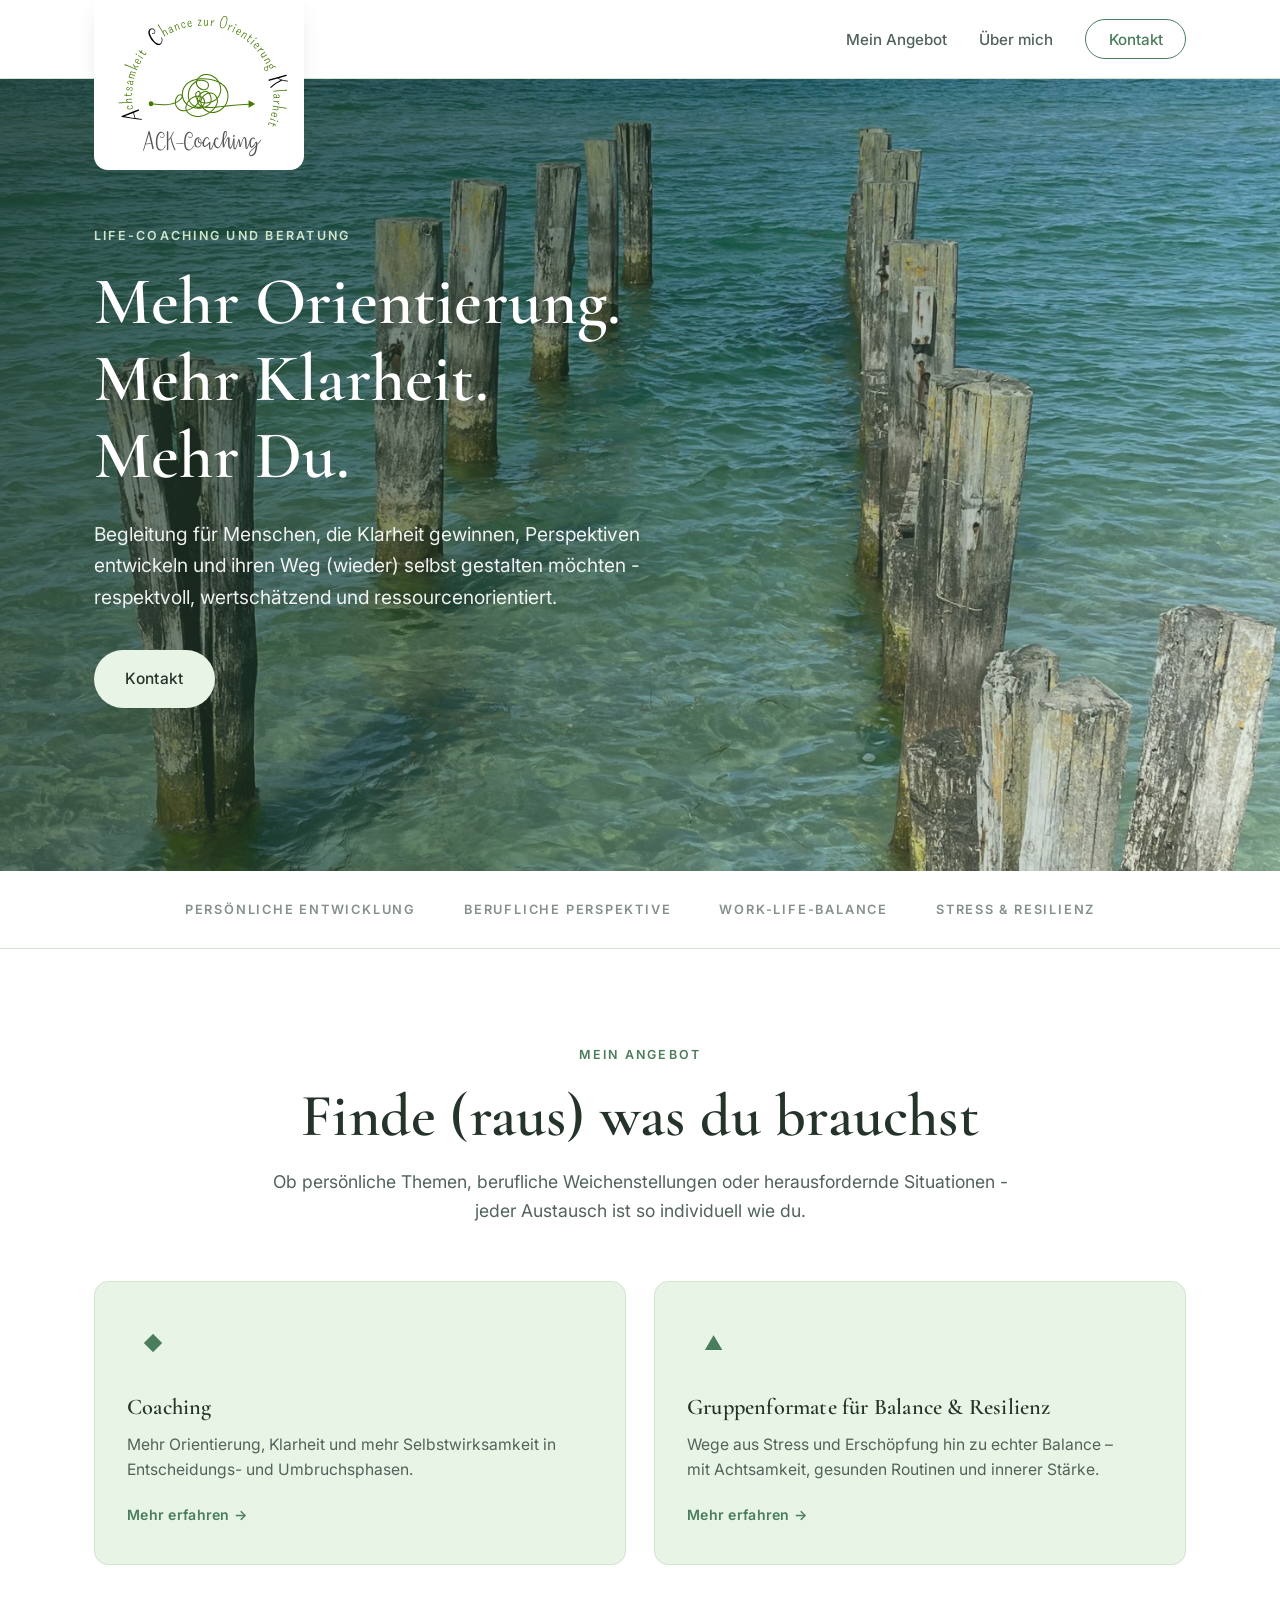
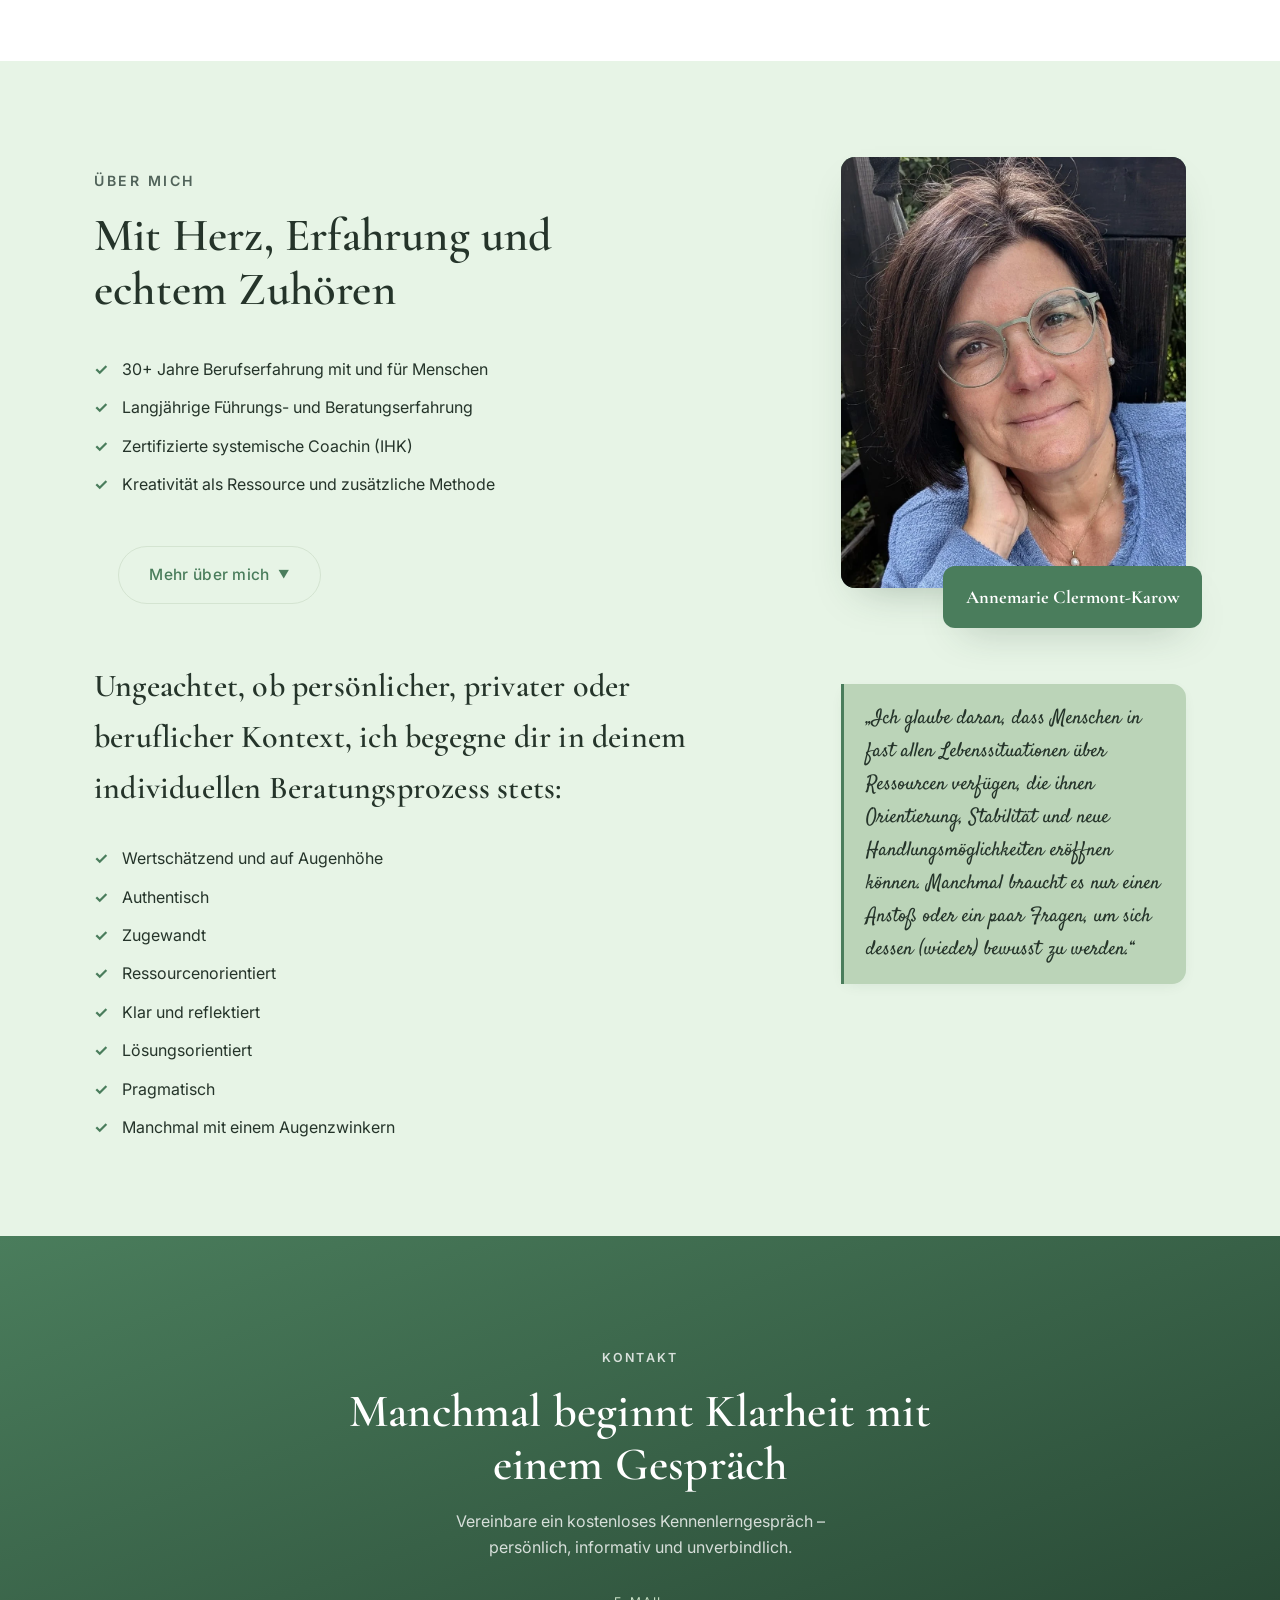
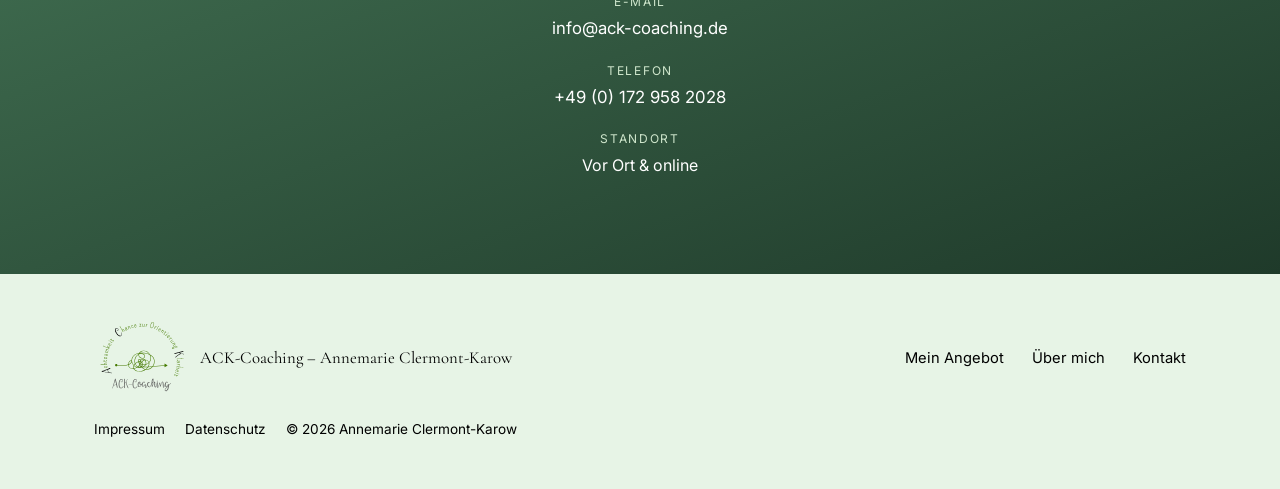
<file: index.html>
<!doctype html>
<html lang="de">
  <head>
    <meta charset="UTF-8" />
    <meta name="viewport" content="width=device-width, initial-scale=1.0" />
    <meta
      name="description"
      content="Coaching &amp; Beratung in Aachen – für mehr Klarheit und persönliche Entwicklung. Respektvoll, wertschätzend und ressourcenorientiert."
    />
    <title>ACK-Coaching Aachen</title>
    <link rel="canonical" href="https://www.ack-coaching.de/" />
    <meta property="og:type" content="website" />
    <meta property="og:url" content="https://www.ack-coaching.de/" />
    <meta property="og:title" content="ACK-Coaching Aachen" />
    <meta
      property="og:description"
      content="Coaching &amp; Beratung in Aachen – für mehr Klarheit und persönliche Entwicklung. Respektvoll, wertschätzend und ressourcenorientiert."
    />
    <meta
      property="og:image"
      content="https://www.ack-coaching.de/images/annemarie-profilfoto.webp"
    />
    <meta
      property="og:image:alt"
      content="Annemarie Clermont-Karow – Life-Coach in Aachen"
    />
    <meta property="og:locale" content="de_DE" />
    <link rel="preconnect" href="https://fonts.googleapis.com" />
    <link rel="preconnect" href="https://fonts.gstatic.com" crossorigin />
    <link
      href="https://fonts.googleapis.com/css2?family=Cormorant+Garamond:wght@500;600;700&family=Satisfy&family=Inter:wght@300;400;500;600&display=swap"
      rel="stylesheet"
    />
    <link rel="icon" href="/images/logo.svg" type="image/svg+xml" />
    <link rel="stylesheet" href="styles.css" />
    <script type="application/ld+json">
      {
        "@context": "https://schema.org",
        "@type": "LocalBusiness",
        "name": "ACK-Coaching",
        "description": "Coaching & Beratung in Aachen – für mehr Klarheit und persönliche Entwicklung. Respektvoll, wertschätzend und ressourcenorientiert.",
        "url": "https://www.ack-coaching.de",
        "telephone": "+491729582028",
        "email": "info@ack-coaching.de",
        "address": {
          "@type": "PostalAddress",
          "streetAddress": "Laurensberger Str. 130",
          "addressLocality": "Aachen",
          "postalCode": "52072",
          "addressCountry": "DE"
        },
        "founder": {
          "@type": "Person",
          "name": "Annemarie Clermont-Karow",
          "jobTitle": "Life-Coach",
          "image": "https://www.ack-coaching.de/images/annemarie-profilfoto.webp"
        },
        "serviceArea": {
          "@type": "GeoCircle",
          "geoMidpoint": {
            "@type": "GeoCoordinates",
            "latitude": 50.7753,
            "longitude": 6.0839
          },
          "geoRadius": "50000"
        },
        "hasOfferCatalog": {
          "@type": "OfferCatalog",
          "name": "Coaching-Angebote",
          "itemListElement": [
            {
              "@type": "Offer",
              "itemOffered": {
                "@type": "Service",
                "name": "Coaching",
                "url": "https://www.ack-coaching.de/pages/coaching.html"
              }
            },
            {
              "@type": "Offer",
              "itemOffered": {
                "@type": "Service",
                "name": "Gruppenformate für Balance & Resilienz",
                "url": "https://www.ack-coaching.de/pages/balance-resilienz.html"
              }
            }
          ]
        }
      }
    </script>
  </head>
  <body>
    <!-- Header / Navigation -->
    <div id="site-header"></div>

    <main>
      <!-- Hero -->
      <section class="hero">
        <div class="hero-bg" aria-hidden="true"></div>
        <div class="hero-overlay" aria-hidden="true"></div>
        <div class="container hero-inner">
          <div class="hero-content">
            <p class="eyebrow">Life-Coaching und Beratung</p>
            <h1>
              Mehr Orientierung. <br />
              Mehr Klarheit.<br />
              Mehr Du.
            </h1>
            <p class="hero-lead">
              Begleitung für Menschen, die Klarheit gewinnen, Perspektiven
              entwickeln und ihren Weg (wieder) selbst gestalten möchten -
              respektvoll, wertschätzend und ressourcenorientiert.
            </p>
            <div class="hero-actions">
              <a href="#kontakt" class="btn btn-primary">Kontakt</a>
              <!-- <a href="#leistungen" class="btn btn-ghost">Angebote entdecken</a> -->
            </div>
            <!-- <ul class="hero-stats">
                        <li><strong>10+</strong><span>Jahre Erfahrung</span></li>
                        <li><strong>500+</strong><span>begleitete Menschen</span></li>
                        <li><strong>100%</strong><span>individuell &amp; vertraulich</span></li>
                    </ul> -->
          </div>
        </div>
      </section>

      <!-- Vertrauensleiste -->
      <section class="trust" aria-label="Themenfelder">
        <div class="container trust-inner">
          <span>Persönliche Entwicklung</span>
          <span>Berufliche Perspektive</span>
          <span>Work-Life-Balance</span>
          <span>Stress &amp; Resilienz</span>
        </div>
      </section>

      <!-- Leistungen -->
      <section class="section" id="leistungen">
        <div class="container">
          <div class="section-head">
            <p class="eyebrow">
              Mein Angebot

              <!-- &nbsp;·&nbsp; 
                      <a href="/pages/coaching.html">Coaching</a> &nbsp;·&nbsp; 
                      <a href="/pages/balance-resilienz.html">Balance &amp; Resilienz</a> -->
            </p>
            <h2 class="angebote-headline">Finde (raus) was du brauchst</h2>
            <p class="section-intro">
              Ob persönliche Themen, berufliche Weichenstellungen oder
              herausfordernde Situationen - <br />
              jeder Austausch ist so individuell wie du.
            </p>
          </div>
          <div class="cards">
            <article class="card card-1">
              <div class="card-icon" aria-hidden="true">◆</div>
              <h3>Coaching</h3>
              <p>
                Mehr Orientierung, Klarheit und mehr Selbstwirksamkeit in
                Entscheidungs- und Umbruchsphasen.
              </p>
              <a href="/pages/coaching.html" class="card-link"
                >Mehr erfahren →</a
              >
            </article>
            <article class="card card-2">
              <div class="card-icon" aria-hidden="true">▲</div>
              <h3>Gruppenformate für Balance &amp; Resilienz</h3>
              <p>
                Wege aus Stress und Erschöpfung hin zu echter Balance – <br />
                mit Achtsamkeit, gesunden Routinen und innerer Stärke.
              </p>
              <a href="/pages/balance-resilienz.html" class="card-link"
                >Mehr erfahren →</a
              >
            </article>
            <!-- <article class="card card-3">
                        <div class="card-icon" aria-hidden="true">■</div>
                        <h3>Business-Coaching</h3>
                        <p>
                            Für Unternehmen: Coaching für mehr Wohlbefinden, Zusammenhalt und
                            gesunde Zusammenarbeit – weil starke Teams aus starken Menschen bestehen.
                        </p>
                        <a href="/pages/business-coaching.html" class="card-link">Mehr erfahren →</a>
                    </article> -->
          </div>
        </div>
      </section>

      <!-- Über mich -->
      <section class="section section-alt" id="ueber-mich">
        <div class="container about-inner">
          <div class="about-visual" aria-hidden="true">
            <div class="about-photo-wrap">
              <div class="about-photo">
                <img
                  src="images/annemarie-profilfoto.webp"
                  alt="Annemarie Clermont-Karow – Life-Coach und systemische Coachin in Aachen"
                  loading="lazy"
                  style="
                    width: 100%;
                    height: 100%;
                    object-fit: cover;
                    border-radius: var(--radius);
                  "
                />
              </div>
              <div class="about-badge">
                <strong>Annemarie Clermont-Karow</strong>
              </div>
            </div>
            <blockquote class="about-quote">
              „Ich glaube daran, dass Menschen in fast allen Lebenssituationen
              über Ressourcen verfügen, die ihnen Orientierung, Stabilität und
              neue Handlungsmöglichkeiten eröffnen können. Manchmal braucht es
              nur einen Anstoß oder ein paar Fragen, um sich dessen (wieder)
              bewusst zu werden.“
            </blockquote>
            <!-- <ul class="about-list about-list-visual">
              <li>Langjährige Führungs- und Beratungserfahrung</li>
              <li>Zertifizierte systemische Coachin</li>
              <li>30+ Jahre Berufserfahrung mit und für Menschen</li>
              <li>Kreativität als Ressource und zusätzliche Methode</li>
            </ul> -->
          </div>
          <div class="about-content">
            <p class="eyebrow">Über mich</p>
            <h2 class="about-me-headline">
              Mit Herz, Erfahrung und echtem Zuhören
            </h2>

            <ul class="about-list about-list-visual">
              <li>30+ Jahre Berufserfahrung mit und für Menschen</li>
              <li>Langjährige Führungs- und Beratungserfahrung</li>
              <li>Zertifizierte systemische Coachin (IHK)</li>
              <li>Kreativität als Ressource und zusätzliche Methode</li>
            </ul>

            <div
              class="card card--expandable"
              id="about-expand-card"
              style="
                border: none;
                background: transparent;
                padding: 0 0 0 0;
                cursor: default;
                margin-top: 0;
              "
            >
              <div
                class="card-expand-toggle"
                style="
                  cursor: pointer;
                  margin-top: 1.5rem;
                  padding-left: 1.5rem;
                  padding-top: 1.5rem;
                "
              >
                <span class="btn btn-ghost" style="pointer-events: none"
                  >Mehr über mich &nbsp;<span
                    class="card-expand-icon"
                    style="font-size: 0.7rem"
                    >▼</span
                  ></span
                >
              </div>
              <div
                class="card-expand-body"
                style="padding: 1rem 1.5rem 0.5rem; display: grid; gap: 0.75rem"
              >
                <p style="margin-top: 1rem">
                  Ich bin 55 Jahre alt, verheiratet, (Stief-)Mutter einer
                  Tochter und eines Sohnes, beide inzwischen erwachsen.
                </p>
                <p>
                  Seit mehr als 30 Jahren arbeite ich mit und für Menschen. Als
                  Kommunalbeamtin war ich viele Jahre im Sozialbereich tätig,
                  überwiegend in leitender Funktion. Seit inzwischen über einem
                  Jahrzehnt liegt mein beruflicher Schwerpunkt im Personal- und
                  Organisationsbereich, ebenfalls in Führungsverantwortung.
                </p>
                <p>
                  In meiner beruflichen Laufbahn habe ich Menschen in sehr
                  unterschiedlichen Situationen begleitet: bei persönlichen
                  Herausforderungen, beruflichen Veränderungen,
                  Entwicklungsprozessen und komplexen Entscheidungsfindungen.
                  Dabei hat mich immer die Frage bewegt, was Menschen stärkt,
                  handlungsfähig hält und ihnen Orientierung gibt – gerade dann,
                  wenn Situationen unübersichtlich oder belastend werden.
                </p>
                <p>
                  Aus diesem Interesse heraus habe ich von 2023 bis 2025 eine
                  zertifizierte Coachingausbildung bei der IHK Düsseldorf
                  absolviert. Die Ausbildung hat meine langjährige
                  Berufserfahrung um fundierte Coachingmethoden ergänzt und
                  meinen Blick auf Entwicklung, Veränderung und persönliche
                  Ressourcen weiter geschärft.
                </p>
                <p>
                  Meine Arbeit ist geprägt von Wertschätzung, Klarheit,
                  Offenheit und der Überzeugung, dass jeder Mensch bereits viele
                  Fähigkeiten und Ressourcen in sich trägt. Manchmal braucht es
                  lediglich einen geschützten Raum, die richtigen Fragen oder
                  neue Perspektiven, um wieder Zugang dazu zu finden.
                </p>
                <p>
                  Neben meiner beruflichen Tätigkeit begleitet mich seit vielen
                  Jahren die Freude am kreativen Gestalten. Bereits 2008 habe
                  ich über das Helene Weber Haus in Stolberg einen Nähkurs /
                  -Treff in Aachen-Richterich ins Leben gerufen und leite
                  diesen seitdem als Fachreferentin. Insbesondere das Stricken
                  und Nähen sind für mich Ausdruck von Konzentration,
                  Kreativität und Selbstwirksamkeit. Die Erfahrung, dass
                  kreatives Tun Menschen dabei unterstützen kann, Abstand zum
                  Gedankenkarussell zu gewinnen und neue Handlungsspielräume zu
                  entdecken, fließt heute in ausgewählte Angebote meiner Arbeit
                  ein.
                </p>
                <p>
                  Ich verbinde eigene Persönlichkeitsentwicklung, berufliche
                  Erfahrung, Coaching-Kompetenz und eine große Neugier auf
                  Menschen und ihre Entwicklung. Mein Anliegen ist es, Menschen
                  auf ihrem individuellen Weg zu begleiten – respektvoll,
                  ressourcenorientiert und auf Augenhöhe sowie Unternehmen zu
                  unterstützen, kompetente, engagierte Mitarbeitende zu finden
                  und langfristig zu binden.
                </p>
              </div>
            </div>
            <h3
              style="
                margin-top: 2rem;
                margin-bottom: 2rem;
                font-size: 32px;
                line-height: 1.6;
                font-weight: 600;
                color: var(--ink);
                margin-right: 8px;
              "
            >
              Ungeachtet, ob persönlicher, privater oder beruflicher Kontext,
              ich begegne dir in deinem individuellen Beratungsprozess stets:
            </h3>
            <ul class="about-list" style="margin-top: 0.75rem">
              <li>Wertschätzend und auf Augenhöhe</li>
              <li>Authentisch</li>
              <li>Zugewandt</li>
              <li>Ressourcenorientiert</li>
              <li>Klar und reflektiert</li>
              <li>Lösungsorientiert</li>
              <li>Pragmatisch</li>
              <li>Manchmal mit einem Augenzwinkern</li>
            </ul>
          </div>
        </div>
      </section>

      <!-- Stimmen -->
      <!-- <section class="section section-alt" id="stimmen">
        <div class="container">
          <div class="section-head">
            <p class="eyebrow">Stimmen</p>
            <h2>Was Menschen über die Zusammenarbeit sagen</h2>
          </div>
          <div class="quotes">
            <figure class="quote">
              <blockquote>
                „Annemarie hat mir geholfen, wieder zu spüren, was ich wirklich
                will. Ich gehe heute viel klarer und ruhiger durchs Leben.“
              </blockquote>
              <figcaption>
                <strong>Lena R.</strong>
                <span>nach einer beruflichen Neuorientierung</span>
              </figcaption>
            </figure>
            <figure class="quote">
              <blockquote>
                „Endlich jemand, der wirklich zuhört. Die Sitzungen waren für
                mich ein Wendepunkt – weg vom Dauerstress, hin zu echter
                Balance.“
              </blockquote>
              <figcaption>
                <strong>Tobias M.</strong>
                <span>Privatklient</span>
              </figcaption>
            </figure>
            <figure class="quote">
              <blockquote>
                „Unser Team hat durch das Coaching neu zueinander gefunden.
                Warmherzig, professionell und mit einem feinen Gespür für
                Menschen.“
              </blockquote>
              <figcaption>
                <strong>Sandra Vogt</strong>
                <span>Teamleiterin, Mittelstand</span>
              </figcaption>
            </figure>
          </div>
        </div>
      </section> -->

      <!-- Kontakt / CTA -->
      <section class="section contact" id="kontakt">
        <div class="container contact-inner">
          <div class="contact-content">
            <p class="eyebrow eyebrow-light">Kontakt</p>
            <h2>Manchmal beginnt Klarheit mit einem Gespräch</h2>
            <p>
              Vereinbare ein kostenloses Kennenlerngespräch – <br />
              persönlich, informativ und unverbindlich.
            </p>
            <ul class="contact-details">
              <li>
                <span>E-Mail</span
                ><a href="mailto:info@ack-coaching.de">info@ack-coaching.de</a>
              </li>
              <li>
                <span>Telefon</span
                ><a href="tel:+491729582028"
                  >+49 (0)&nbsp;172&nbsp;958&nbsp;2028</a
                >
              </li>
              <li><span>Standort</span>Vor Ort &amp; online</li>
            </ul>
          </div>
        </div>
      </section>
    </main>

    <!-- Footer -->
    <div id="site-footer"></div>
    <script src="components.js"></script>
    <script>
      document
        .getElementById("about-expand-card")
        .addEventListener("click", function () {
          this.classList.toggle("is-open");
        });
    </script>
  </body>
</html>
</file>
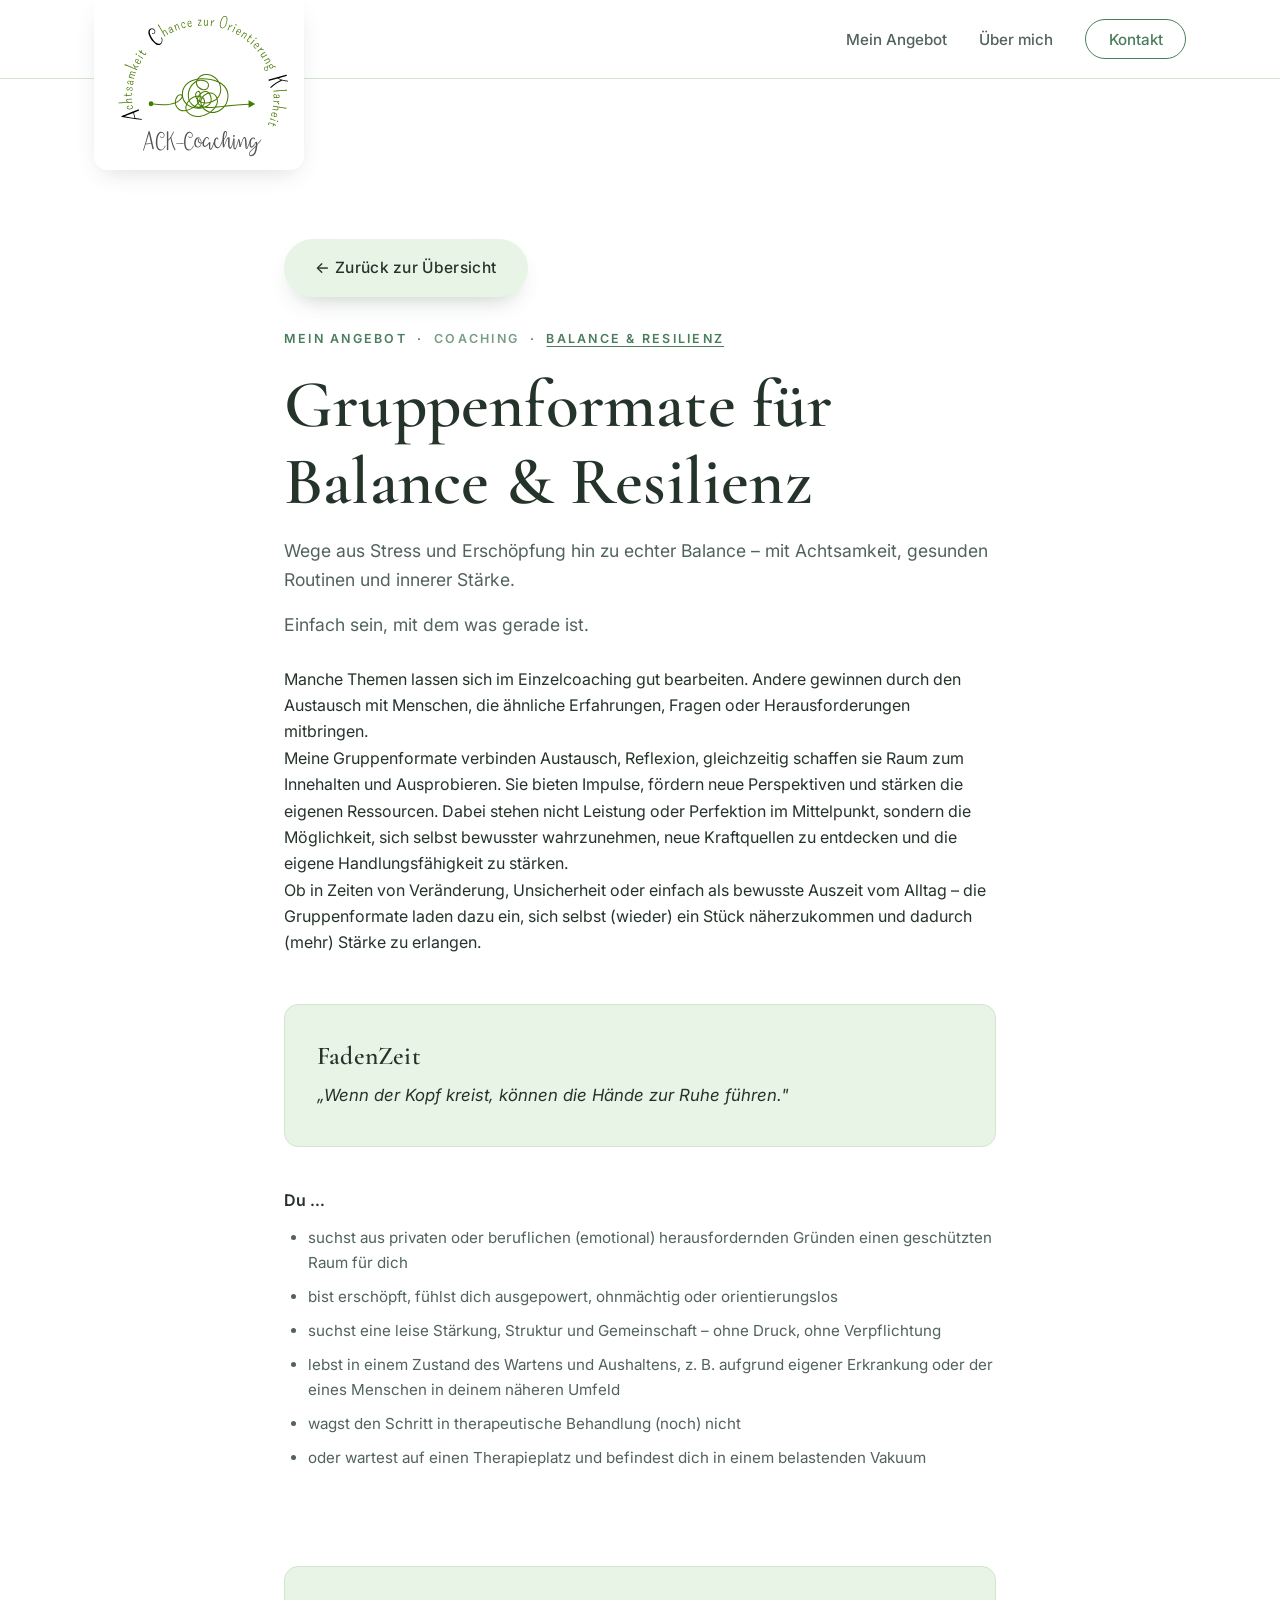
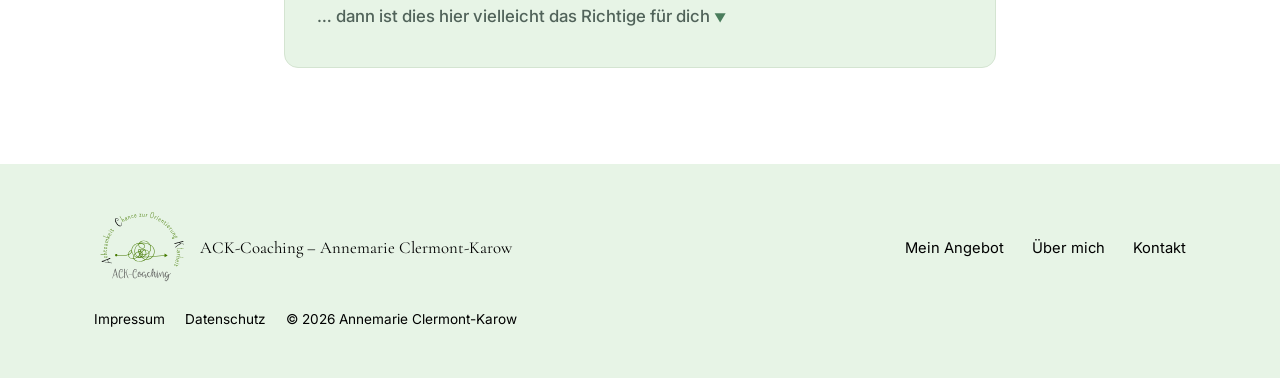
<file: balance-resilienz.html>
<!doctype html>
<html lang="de">
  <head>
    <meta charset="UTF-8" />
    <meta name="viewport" content="width=device-width, initial-scale=1.0" />
    <meta
      name="description"
      content="Balance & Resilienz – Wege aus Stress und Erschöpfung hin zu echter Balance mit Annemarie Clermont-Karow."
    />
    <title>Balance &amp; Resilienz – ACK-Coaching</title>
    <link rel="preconnect" href="https://fonts.googleapis.com" />
    <link rel="preconnect" href="https://fonts.gstatic.com" crossorigin />
    <link
      href="https://fonts.googleapis.com/css2?family=Cormorant+Garamond:wght@500;600;700&family=Marck+Script&family=Inter:wght@300;400;500;600&display=swap"
      rel="stylesheet"
    />
    <link rel="stylesheet" href="styles.css" />
  </head>
  <body>
    <div id="site-header"></div>

    <main>
      <section class="section section--page-top">
        <div class="container" style="max-width: 760px;">
          <a href="index.html#leistungen" class="btn btn-primary" style="margin-bottom: 2rem; display: inline-block;">← Zurück zur Übersicht</a>
          <p class="eyebrow">Mein Angebot &nbsp;·&nbsp; <a href="coaching.html">Coaching</a> &nbsp;·&nbsp; <a href="balance-resilienz.html" class="eyebrow-active">Balance &amp; Resilienz</a></p>
          <h1>Gruppenformate für Balance &amp; Resilienz</h1>
          <p class="section-intro">
            Wege aus Stress und Erschöpfung hin zu echter Balance – mit Achtsamkeit, gesunden Routinen und innerer Stärke.
          </p>
          <p class="section-intro">
            Einfach sein, mit dem was gerade ist.
          </p>

          <br>

          <p>
            Manche Themen lassen sich im Einzelcoaching gut bearbeiten. Andere gewinnen durch
            den Austausch mit Menschen, die ähnliche Erfahrungen, Fragen oder
            Herausforderungen mitbringen.
          </p>
          <p>
            Meine Gruppenformate verbinden Austausch, Reflexion, gleichzeitig schaffen sie Raum
            zum Innehalten und Ausprobieren. Sie bieten Impulse, fördern neue Perspektiven und
            stärken die eigenen Ressourcen. Dabei stehen nicht Leistung oder Perfektion im
            Mittelpunkt, sondern die Möglichkeit, sich selbst bewusster wahrzunehmen, neue
            Kraftquellen zu entdecken und die eigene Handlungsfähigkeit zu stärken.
          </p>
          <p>
            Ob in Zeiten von Veränderung, Unsicherheit oder einfach als bewusste Auszeit vom
            Alltag – die Gruppenformate laden dazu ein, sich selbst (wieder) ein Stück
            näherzukommen und dadurch (mehr) Stärke zu erlangen.
          </p>

          <!-- FadenZeit – statische Card -->
          <div class="card card--static" style="margin-top: 3rem;">
            <h2 style="font-size: 1.6rem; margin-bottom: 0.75rem;">FadenZeit</h2>
            <p style="font-style: italic; font-size: 1.05rem; color: var(--color-ink);">„Wenn der Kopf kreist, können die Hände zur Ruhe führen."</p>
          </div>

          <!-- Du … -->
          <div style="margin-top: 2.5rem;">
            <p style="margin-bottom: 0.75rem; font-weight: 600;">Du …</p>
            <ul style="display: grid; gap: 0.55rem; color: var(--color-ink-soft); margin-left: 1.5rem; font-size: 0.95rem;">
              <li>suchst aus privaten oder beruflichen (emotional) herausfordernden Gründen einen geschützten Raum für dich</li>
              <li>bist erschöpft, fühlst dich ausgepowert, ohnmächtig oder orientierungslos</li>
              <li>suchst eine leise Stärkung, Struktur und Gemeinschaft – ohne Druck, ohne Verpflichtung</li>
              <li>lebst in einem Zustand des Wartens und Aushaltens, z.&nbsp;B. aufgrund eigener Erkrankung oder der eines Menschen in deinem näheren Umfeld</li>
              <li>wagst den Schritt in therapeutische Behandlung (noch) nicht</li>
              <li>oder wartest auf einen Therapieplatz und befindest dich in einem belastenden Vakuum</li>
            </ul>
          </div>
        </div>
      </section>

      <!-- Expandable FadenZeit-Detail -->
      <section class="section" style="padding-top: 0rem;">
        <div class="container" style="max-width: 760px;">
          <div class="card card--expandable" id="fadenzeitdetail-card">
            <div class="card-expand-toggle">
              <p style="font-size: 1.05rem; font-weight: 500; color: var(--color-ink-soft);">
                … dann ist dies hier vielleicht das Richtige für dich <span class="card-expand-icon">▼</span>
              </p>
            </div>
            <div class="card-expand-body">
              <h2 style="margin-top: 1.75rem; font-size: 1.45rem; line-height: 1.4; margin-bottom: 1.75rem;">
                Coaching trifft Handarbeit – eine wunderbare Möglichkeit der ganzheitlichen Begleitung auf emotionaler, mentaler und körperlicher Ebene.
              </h2>

              <div class="fz-img-text">
                <div class="fz-img-placeholder">Bild folgt</div>
                <div style="display: grid; gap: 1rem;">
                  <p style="color: var(--color-ink-soft);">In „FadenZeit" verbinde ich mein Wissen aus Coaching, Kommunikation und achtsamer Begleitung mit meiner tiefen Liebe zur Handarbeit – wie Stricken, Häkeln oder Sticken – als Quelle von Ruhe, Erdung und schöpferischer Kraft.</p>
                  <p style="color: var(--color-ink-soft);">Die Arbeit mit den Händen ermöglicht es, Gedankenschleifen zu unterbrechen und stattdessen in ein Tun zu kommen, das nährt.</p>
                  <p style="color: var(--color-ink-soft);">Durch das Erschaffen von etwas Greifbarem – manchmal sogar Wärmendem oder Tröstenden: ein Schal, eine Decke, ein Stück, das bleibt – wecken wir das Gefühl von Selbstwirksamkeit und die Erkenntnis, einer Situation nicht ausschließlich hilflos ausgeliefert zu sein, sondern selbst etwas tun zu können.</p>
                </div>
              </div>

              <div class="fz-two-col">
                <div>
                  <p style="font-weight: 600; margin-bottom: 0.75rem;">Ich möchte …</p>
                  <ul style="display: grid; gap: 0.55rem; color: var(--color-ink-soft); font-size: 0.93rem; margin-left: 1.25rem;">
                    <li>dir einen sicheren Raum geben für Gespräche, Stille und kreatives Tun – und dafür, eigene Bedürfnisse (wieder) wahrzunehmen</li>
                    <li>dir Handarbeit als Anker für Selbstwirksamkeit, Achtsamkeit und Trost näherbringen – und dich behutsam anleiten zum Starten und Dranbleiben</li>
                  </ul>
                </div>
                <div>
                  <p style="font-weight: 600; margin-bottom: 0.75rem;">Was erwartet dich?</p>
                  <ul style="display: grid; gap: 0.55rem; color: var(--color-ink-soft); font-size: 0.93rem; margin-left: 1.25rem;">
                    <li>Austausch, Handarbeit und Coaching-Impulse in einem Gruppensetting von max. 6 Personen in angenehmer Atmosphäre</li>
                    <li>Du bringst dein eigenes Handarbeitsprojekt mit oder beginnst bei Null – wir tasten uns gemeinsam Schritt für Schritt heran, ganz ohne Druck und im eigenen Tempo</li>
                    <li>Zeit für achtsames Beisammensein – Schweigen ist willkommen, Reden sehr gerne, muss aber nicht sein</li>
                    <li>Impulse zur Selbstfürsorge für zu Hause und den Alltag</li>
                  </ul>
                </div>
              </div>

              <p class="fz-highlight">Alles darf, nichts muss!</p>

              <hr style="border: none; border-top: 1px solid var(--color-line); margin: 2rem 0;">

              <p style="color: var(--color-ink-soft); margin-bottom: 1rem;">
                Als Treffpunkt steht uns aktuell dienstags oder donnerstags ab 17:00 Uhr das ruhige, entschleunigende „Naturverbunden in" in Aachen-Laurensberg zur Verfügung:
              </p>
              <p style="font-weight: 600; margin-bottom: 1.25rem;">Grünenthal 15, 52072 Aachen</p>
              <p style="color: var(--color-ink-soft); margin-bottom: 1.25rem;">
                Genaueres zu Zeit und Taktung richte ich gerne an euren Bedürfnissen aus – meldet euch einfach.
              </p>
              <p style="color: var(--color-ink-soft); margin-bottom: 2rem;">
                Vorgesehen sind zunächst ein Kennenlerntreffen und 4 Treffen à 2 Stunden zum Einstiegspreis von <strong>139,– €&nbsp;/&nbsp;Person</strong>.<br>
                Bleibt es beim Kennenlerntreffen, sind dafür <strong>30,– €</strong> zu zahlen.
              </p>

              <hr style="border: none; border-top: 1px solid var(--color-line); margin: 2rem 0;">

              <div style="text-align: center;">
                <p style="font-size: 1.05rem; color: var(--color-ink-soft); margin-bottom: 1rem;">
                  Du findest dich hier wieder oder fühlst dich von diesem Angebot angesprochen?
                </p>
                <p style="color: var(--color-ink-soft); margin-bottom: 0.75rem;">
                  Dann melde dich gerne unverbindlich bei mir – lass uns gemeinsam schauen, ob es für dich gerade das Richtige ist.
                </p>
                <p style="color: var(--color-ink-soft); margin-bottom: 2rem;">
                  Meld dich auch gerne, wenn der Tag oder die Uhrzeit nicht passen – je nach Rückmeldungen schaue ich, was sich darüber hinaus noch einrichten lässt.
                </p>
                <a href="index.html#kontakt" class="btn btn-primary">Kontakt aufnehmen</a>
              </div>
            </div>
          </div>
        </div>
      </section>
    </main>

    <div id="site-footer"></div>
    <script src="components.js"></script>
    <script>
      document.getElementById('fadenzeitdetail-card').addEventListener('click', function () {
        this.classList.toggle('is-open');
      });
    </script>
  </body>
</html>
</file>
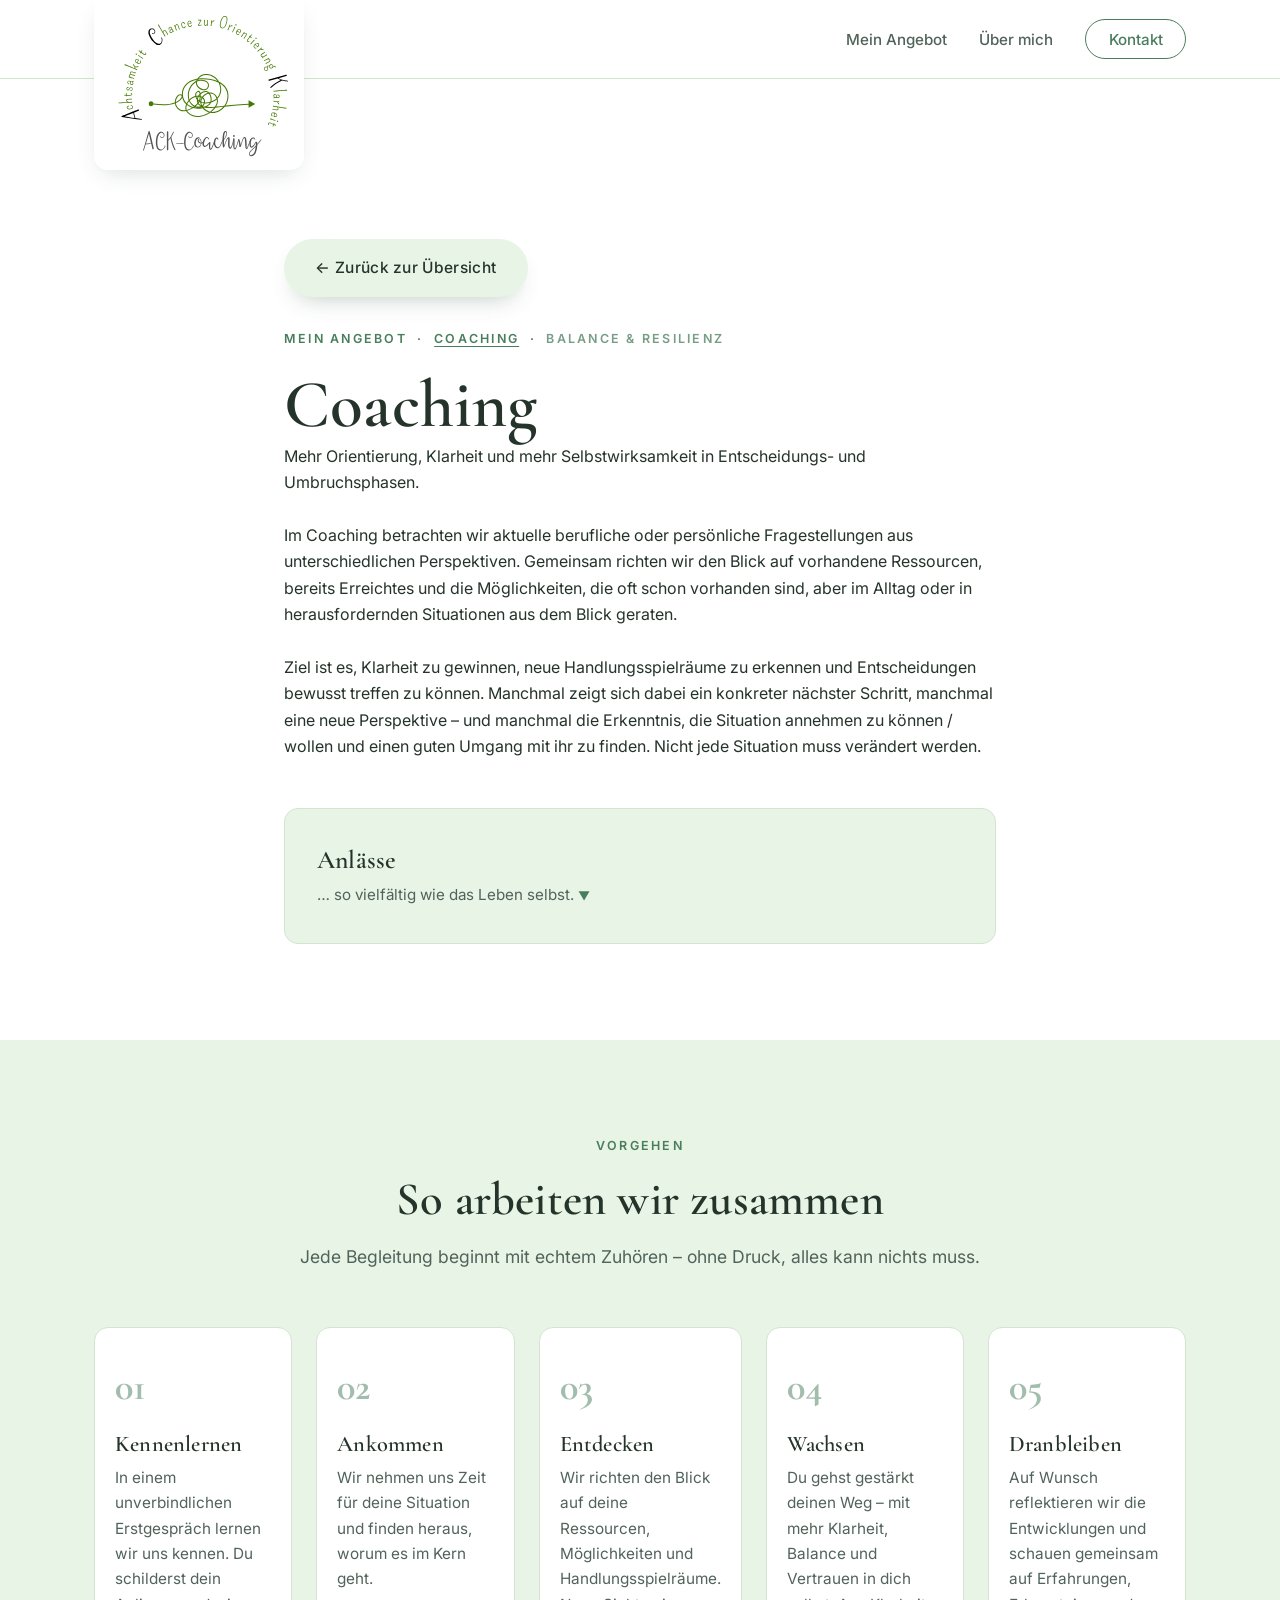
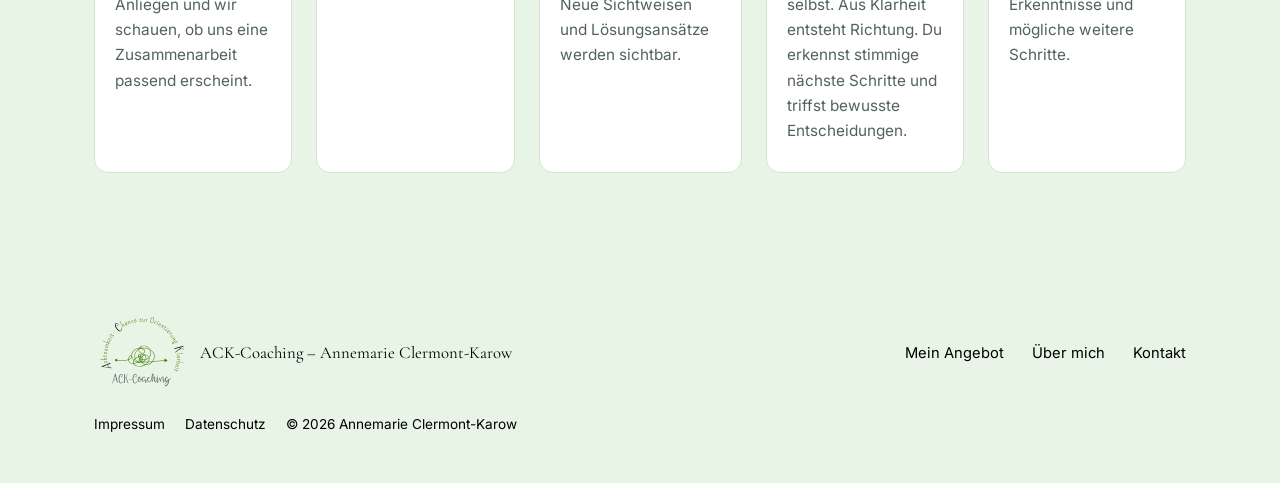
<file: coaching.html>
<!doctype html>
<html lang="de">
  <head>
    <meta charset="UTF-8" />
    <meta name="viewport" content="width=device-width, initial-scale=1.0" />
    <meta
      name="description"
      content="Coaching mit Annemarie Clermont-Karow – Orientierung, Klarheit und mehr Selbstwirksamkeit in Entscheidungs- und Umbruchsphasen."
    />
    <title>Coaching – ACK-Coaching</title>
    <link rel="preconnect" href="https://fonts.googleapis.com" />
    <link rel="preconnect" href="https://fonts.gstatic.com" crossorigin />
    <link
      href="https://fonts.googleapis.com/css2?family=Cormorant+Garamond:wght@500;600;700&family=Marck+Script&family=Inter:wght@300;400;500;600&display=swap"
      rel="stylesheet"
    />
    <link rel="stylesheet" href="styles.css" />
  </head>
  <body>
    <div id="site-header"></div>

    <main>
      <section class="section section--page-top">
        <div class="container" style="max-width: 760px;">
          <a href="index.html#leistungen" class="btn btn-primary" style="margin-bottom: 2rem; display: inline-block;">← Zurück zur Übersicht</a>
          <p class="eyebrow">Mein Angebot &nbsp;·&nbsp; <a href="coaching.html" class="eyebrow-active">Coaching</a> &nbsp;·&nbsp; <a href="balance-resilienz.html">Balance &amp; Resilienz</a></p>
          <h1>Coaching</h1>
          <p>
           Mehr Orientierung, Klarheit und mehr Selbstwirksamkeit in Entscheidungs- und Umbruchsphasen.<br><br>
          </p>
          <!-- <p>
            Im Coaching richten wir den Blick auf deine aktuellen Fragestellungen –
            egal, ob persönlicher, privater oder beruflicher Natur.
          </p>
          <p>
            Meine Aufgabe sehe ich darin, dich professionell zu unterstützen, deine
            Potenziale zu erkennen, anzunehmen sowie für deine Weiterentwicklung
            einzusetzen – und je nach Situation mehr Klarheit über
          </p>
          <ul style="margin: 1rem 0 1rem 1.5rem; display: grid; gap: 0.4rem; color: var(--color-ink-soft);">
            <li>den nächsten Schritt,</li>
            <li>eine Entscheidung oder</li>
            <li>die Akzeptanz des aktuellen Status quo</li>
          </ul>
          <p>
            und damit auch mehr Stärke, das Gefühl von Selbstwirksamkeit und
            Sicherheit zu erlangen.
          </p> -->

          <p>
            Im Coaching betrachten wir aktuelle berufliche oder persönliche Fragestellungen aus unterschiedlichen Perspektiven. Gemeinsam
            richten wir den Blick auf vorhandene Ressourcen, bereits Erreichtes und die Möglichkeiten, die oft schon vorhanden sind, aber
            im Alltag oder in herausfordernden Situationen aus dem Blick geraten. 
          </p>
          <br>
          <p>
            Ziel ist es, Klarheit zu gewinnen, neue Handlungsspielräume zu erkennen und Entscheidungen bewusst treffen zu können.
            Manchmal zeigt sich dabei ein konkreter nächster Schritt, manchmal eine neue Perspektive – und manchmal die Erkenntnis, die
            Situation annehmen zu können / wollen und einen guten Umgang mit ihr zu finden. Nicht jede Situation muss verändert werden.
          </p>




          <div class="card card--expandable" id="anlaesse-card" style="margin-top: 3rem;">
              <div class="card-expand-toggle">
                <h2 style="font-size: 1.6rem; margin-bottom: 0.5rem;">Anlässe</h2>
                <p style="color: var(--color-ink-soft); font-size: 0.95rem;">… so vielfältig wie das Leben selbst. <span class="card-expand-icon">▼</span></p>
              </div>
              <div class="card-expand-body">
                <p style="margin-top: 1.25rem; color: var(--color-ink-soft);">
                  Menschen nehmen Coaching aus ganz unterschiedlichen Gründen in Anspruch. Manchmal steht eine belastende Situation im
                  Vordergrund, manchmal der Wunsch nach Entwicklung, Veränderung oder einer bewussten Entscheidung.
                </p>
                <p style="margin-top: 1rem; color: var(--color-ink-soft);">Mögliche Anlässe können sein:</p>
                <ul style="margin: 0.75rem 0 1.25rem 1.5rem; display: grid; gap: 0.4rem; color: var(--color-ink-soft); font-size: 0.93rem;">
                  <li>berufliche Neuorientierung oder die Übernahme neuer Aufgaben</li>
                  <li>Entscheidungen rund um Beruf, Familie oder persönliche Lebensplanung</li>
                  <li>der Wunsch nach mehr Klarheit in einer festgefahrenen Situation</li>
                  <li>Herausforderungen in Führungsrollen oder der Zusammenarbeit mit anderen</li>
                  <li>Konflikte im beruflichen oder privaten Umfeld</li>
                  <li>das Bedürfnis, eigene Stärken und Ressourcen bewusster zu nutzen</li>
                  <li>Veränderungen im persönlichen oder beruflichen Leben</li>
                  <li>Phasen der Unsicherheit, Überforderung oder Neuorientierung</li>
                  <li>belastende Lebensereignisse wie Krankheit, Trennung, Verlust oder Trauer</li>
                  <li>die Vorbereitung auf Auswahlverfahren, Präsentationen oder neue berufliche Herausforderungen</li>
                </ul>
                <p style="color: var(--color-ink-soft); font-size: 0.93rem;">
                  Nicht selten kommen mehrere Themen gleichzeitig zusammen. Gedanken kreisen, unterschiedliche Erwartungen wirken auf
                  einen ein und die eigene Orientierung gerät aus dem Blick. Coaching schafft Raum, innezuhalten, die Situation zu sortieren
                  und den Blick wieder auf das zu richten, was für Sie wichtig und stimmig ist.
                </p>
              </div>
            </div>
        </div>
      </section>
      <!-- Vorgehen -->
      <section class="section section-alt" id="vorgehen">
        <div class="container">
          <div class="section-head">
            <p class="eyebrow">Vorgehen</p>
            <h2>So arbeiten wir zusammen</h2>
            <p class="section-intro">
              Jede Begleitung beginnt mit echtem Zuhören – ohne Druck, alles kann nichts muss.
            </p>
          </div>
          <ol class="steps">
            <li class="step">
              <span class="step-number">01</span>
              <h3>Kennenlernen</h3>
              <p>
                In einem unverbindlichen Erstgespräch lernen wir uns kennen.
                Du schilderst dein Anliegen und wir schauen, ob uns eine
                Zusammenarbeit passend erscheint.
              </p>
            </li>
            <li class="step">
              <span class="step-number">02</span>
              <h3>Ankommen</h3>
              <p>
                Wir nehmen uns Zeit für deine Situation und finden heraus, worum
                es im Kern geht.
              </p>
            </li>
            <li class="step">
              <span class="step-number">03</span>
              <h3>Entdecken</h3>
              <p>
                Wir richten den Blick auf deine Ressourcen, Möglichkeiten und
                Handlungsspielräume. Neue Sichtweisen und Lösungsansätze
                werden sichtbar.
              </p>
            </li>
            <li class="step">
              <span class="step-number">04</span>
              <h3>Wachsen</h3>
              <p>
                Du gehst gestärkt deinen Weg – mit mehr Klarheit, Balance und
                Vertrauen in dich selbst. Aus Klarheit entsteht Richtung. Du
                erkennst stimmige nächste Schritte und triffst bewusste
                Entscheidungen.
              </p>
            </li>
            <li class="step">
              <span class="step-number">05</span>
              <h3>Dranbleiben</h3>
              <p>
                Auf Wunsch reflektieren wir die Entwicklungen und schauen
                gemeinsam auf Erfahrungen, Erkenntnisse und mögliche weitere
                Schritte.
              </p>
            </li>
          </ol>
        </div>
      </section>
    </main>

    <div id="site-footer"></div>
    <script src="components.js"></script>
    <script>
      document.getElementById('anlaesse-card').addEventListener('click', function () {
        this.classList.toggle('is-open');
      });
    </script>
  </body>
</html>
</file>
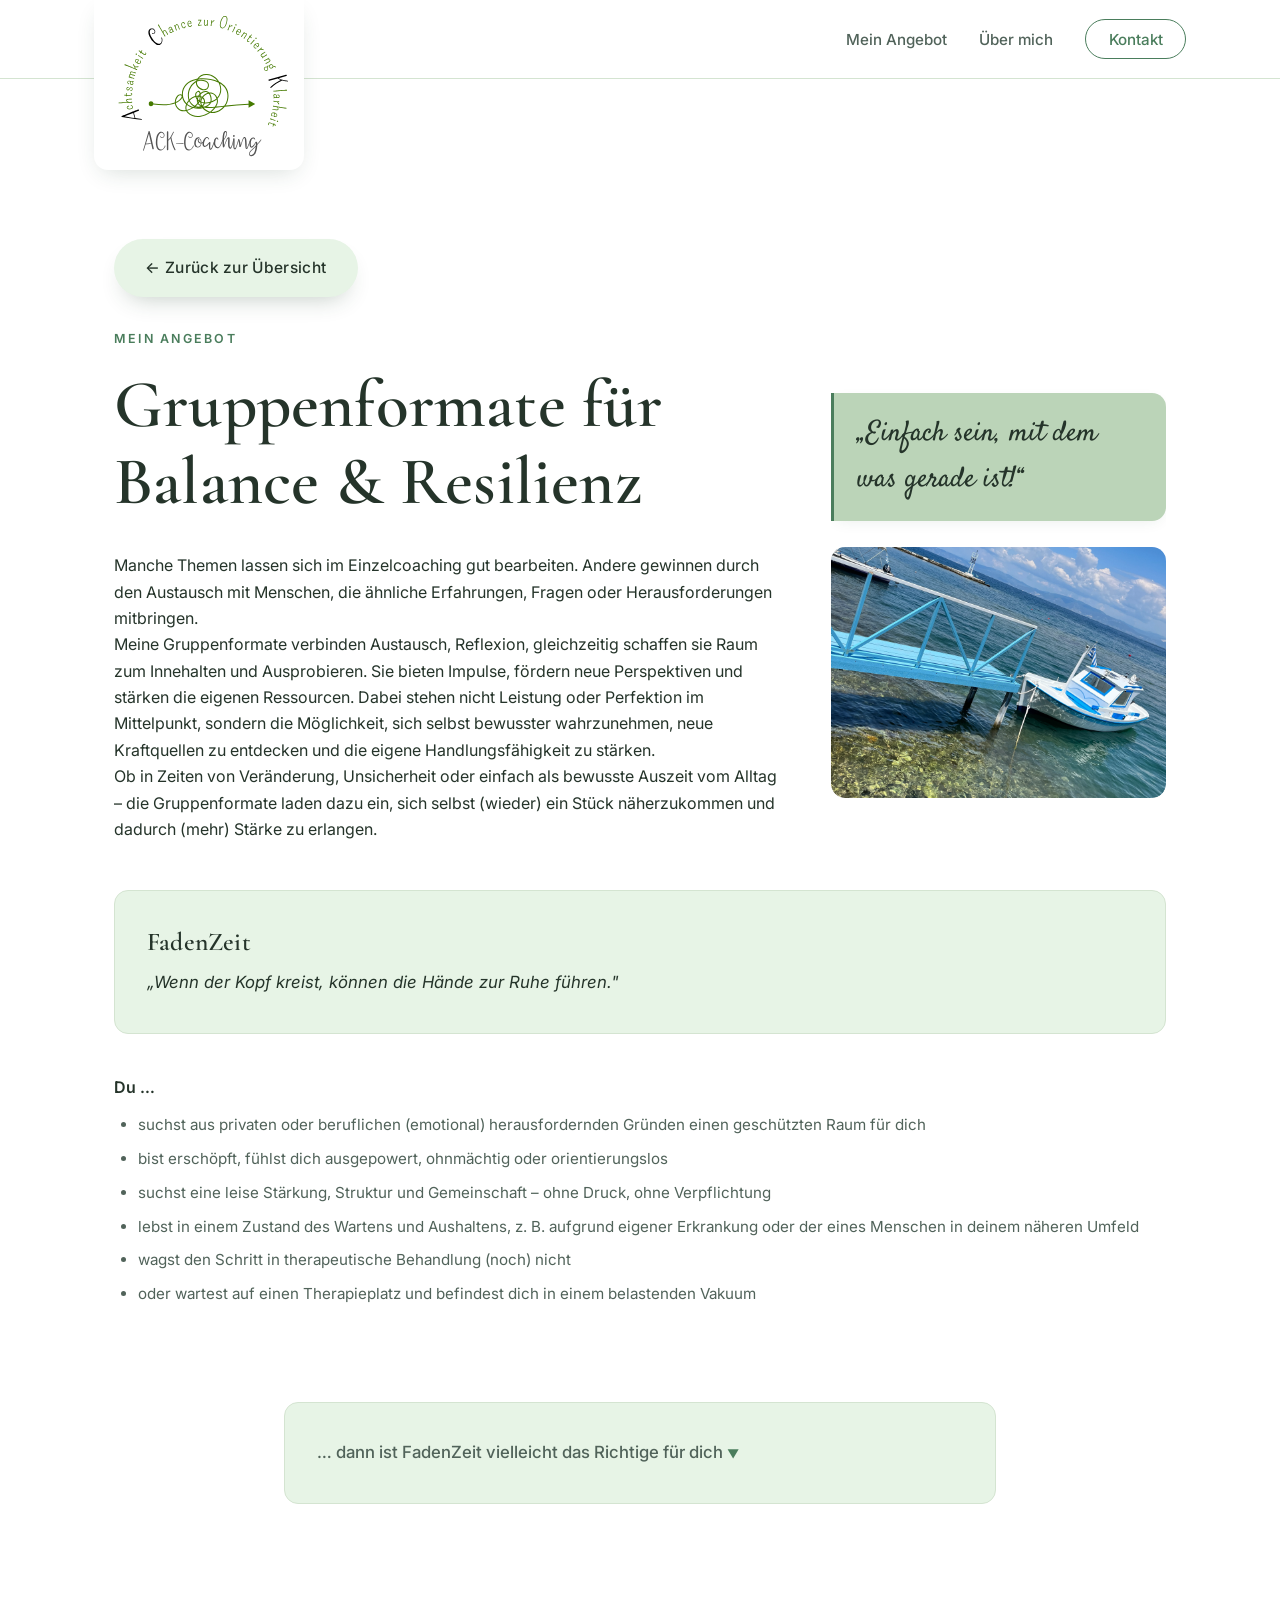
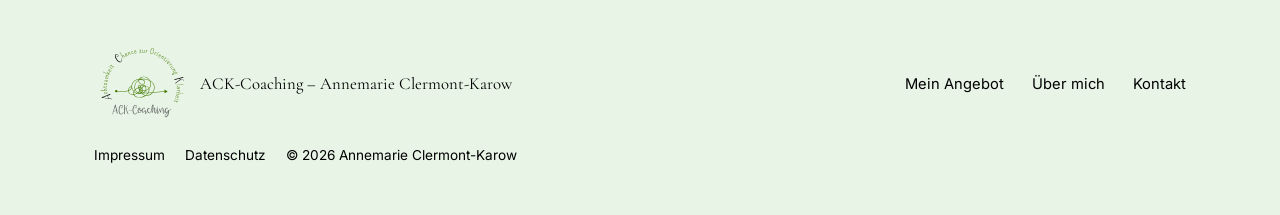
<file: pages/balance-resilienz.html>
<!doctype html>
<html lang="de">
  <head>
    <meta charset="UTF-8" />
    <meta name="viewport" content="width=device-width, initial-scale=1.0" />
    <meta
      name="description"
      content="Balance &amp; Resilienz in Aachen – Wege aus Stress und Erschöpfung hin zu echter Balance mit Annemarie Clermont-Karow."
    />
    <title>Balance &amp; Resilienz in Aachen – ACK-Coaching</title>
    <link rel="canonical" href="https://www.ack-coaching.de/pages/balance-resilienz.html" />
    <meta property="og:type" content="website" />
    <meta property="og:url" content="https://www.ack-coaching.de/pages/balance-resilienz.html" />
    <meta property="og:title" content="Balance &amp; Resilienz in Aachen – ACK-Coaching" />
    <meta property="og:description" content="Gruppenformate für Balance und Resilienz in Aachen mit Annemarie Clermont-Karow – Wege aus Stress und Erschöpfung hin zu echter Balance mit Achtsamkeit und innerer Stärke." />
    <meta property="og:image" content="https://www.ack-coaching.de/images/blauer-steg-blaues-boot.webp" />
    <meta property="og:image:alt" content="Balance &amp; Resilienz Gruppenformat in Aachen – ACK-Coaching" />
    <meta property="og:locale" content="de_DE" />
    <link rel="preconnect" href="https://fonts.googleapis.com" />
    <link rel="preconnect" href="https://fonts.gstatic.com" crossorigin />
    <link
      href="https://fonts.googleapis.com/css2?family=Cormorant+Garamond:wght@500;600;700&family=Satisfy&family=Inter:wght@300;400;500;600&display=swap"
      rel="stylesheet"
    />
    <link rel="icon" href="/images/logo.svg" type="image/svg+xml" />
    <link rel="stylesheet" href="/styles.css" />
  </head>
  <body>
    <div id="site-header"></div>

    <main>
      <section class="section section--page-top">
        <div class="container" style="max-width: 1100px;">
          <a href="/#leistungen" class="btn btn-primary" style="margin-bottom: 2rem; display: inline-block;">← Zurück zur Übersicht</a>
          <div class="page-intro-grid" style="margin-top: 0;">
            <div class="page-intro-text">
              <p class="eyebrow">Mein Angebot</p>
              <h1 style="margin-bottom: 2rem;">Gruppenformate für Balance &amp; Resilienz</h1>

              <p>
                Manche Themen lassen sich im Einzelcoaching gut bearbeiten. Andere gewinnen durch
                den Austausch mit Menschen, die ähnliche Erfahrungen, Fragen oder
                Herausforderungen mitbringen.
              </p>
              <p>
                Meine Gruppenformate verbinden Austausch, Reflexion, gleichzeitig schaffen sie Raum
                zum Innehalten und Ausprobieren. Sie bieten Impulse, fördern neue Perspektiven und
                stärken die eigenen Ressourcen. Dabei stehen nicht Leistung oder Perfektion im
                Mittelpunkt, sondern die Möglichkeit, sich selbst bewusster wahrzunehmen, neue
                Kraftquellen zu entdecken und die eigene Handlungsfähigkeit zu stärken.
              </p>
              <p>
                Ob in Zeiten von Veränderung, Unsicherheit oder einfach als bewusste Auszeit vom
                Alltag – die Gruppenformate laden dazu ein, sich selbst (wieder) ein Stück
                näherzukommen und dadurch (mehr) Stärke zu erlangen.
              </p>
            </div>
            <div class="page-intro-image">
              <blockquote class="about-quote about-quote-balance">„Einfach sein, mit dem was gerade ist!“</blockquote>
              <br>
              <img src="/images/blauer-steg-blaues-boot.webp" alt="Balance & Resilienz in Aachen – ruhiger Steg am See als Symbol für innere Balance" loading="lazy" />
            </div>
          </div>

          <!-- FadenZeit – statische Card -->
          <div class="card card--static" style="margin-top: 3rem;">
            <h2 style="font-size: 1.6rem; margin-bottom: 0.75rem;">FadenZeit</h2>
            <p style="font-style: italic; font-size: 1.05rem; color: var(--color-ink);">„Wenn der Kopf kreist, können die Hände zur Ruhe führen."</p>
          </div>

          <!-- Du … -->
          <div style="margin-top: 2.5rem;">
            <p style="margin-bottom: 0.75rem; font-weight: 600;">Du …</p>
            <ul style="display: grid; gap: 0.55rem; color: var(--color-ink-soft); margin-left: 1.5rem; font-size: 0.95rem;">
              <li>suchst aus privaten oder beruflichen (emotional) herausfordernden Gründen einen geschützten Raum für dich</li>
              <li>bist erschöpft, fühlst dich ausgepowert, ohnmächtig oder orientierungslos</li>
              <li>suchst eine leise Stärkung, Struktur und Gemeinschaft – ohne Druck, ohne Verpflichtung</li>
              <li>lebst in einem Zustand des Wartens und Aushaltens, z.&nbsp;B. aufgrund eigener Erkrankung oder der eines Menschen in deinem näheren Umfeld</li>
              <li>wagst den Schritt in therapeutische Behandlung (noch) nicht</li>
              <li>oder wartest auf einen Therapieplatz und befindest dich in einem belastenden Vakuum</li>
            </ul>
          </div>
        </div>
      </section>

      <!-- Expandable FadenZeit-Detail -->
      <section class="section" style="padding-top: 0rem;">
        <div class="container" style="max-width: 760px;">
          <div class="card card--expandable" id="fadenzeitdetail-card">
            <div class="card-expand-toggle">
              <p style="font-size: 1.05rem; font-weight: 500; color: var(--color-ink-soft);">
                … dann ist FadenZeit vielleicht das Richtige für dich <span class="card-expand-icon">▼</span>
              </p>
            </div>
            <div class="card-expand-body">
              <h2 style="margin-top: 1.75rem; font-size: 1.45rem; line-height: 1.4; margin-bottom: 1.75rem;">
                Coaching trifft Handarbeit – eine wunderbare Möglichkeit der ganzheitlichen Begleitung auf emotionaler, mentaler und körperlicher Ebene.
              </h2>

              <div class="fz-img-text">
                <img src="/images/stricken-nadeln.webp" alt="Stricknadeln – Handarbeit als Ressource im FadenZeit-Gruppenformat" loading="lazy" style="border-radius: var(--radius); width: 100%; object-fit: cover;" />
                <div style="display: grid; gap: 1rem;">
                  <p style="color: var(--color-ink-soft);">In „FadenZeit" verbinde ich mein Wissen aus Coaching, Kommunikation und achtsamer Begleitung mit meiner tiefen Liebe zur Handarbeit – wie Stricken, Häkeln oder Sticken – als Quelle von Ruhe, Erdung und schöpferischer Kraft.</p>
                  <p style="color: var(--color-ink-soft);">Die Arbeit mit den Händen ermöglicht es, Gedankenschleifen zu unterbrechen und stattdessen in ein Tun zu kommen, das nährt.</p>
                  <p style="color: var(--color-ink-soft);">Durch das Erschaffen von etwas Greifbarem – manchmal sogar Wärmendem oder Tröstenden: ein Schal, eine Decke, ein Stück, das bleibt – wecken wir das Gefühl von Selbstwirksamkeit und die Erkenntnis, einer Situation nicht ausschließlich hilflos ausgeliefert zu sein, sondern selbst etwas tun zu können.</p>
                </div>
              </div>

              <div class="fz-two-col">
                <div>
                  <p style="font-weight: 600; margin-bottom: 0.75rem;">Ich möchte …</p>
                  <ul style="display: grid; gap: 0.55rem; color: var(--color-ink-soft); font-size: 0.93rem; margin-left: 1.25rem;">
                    <li>dir einen sicheren Raum geben für Gespräche, Stille, kreatives Tun und dafür, eigene Bedürfnisse (wieder) wahrzunehmen</li>
                    <li>dir Handarbeit als Anker für Selbstwirksamkeit, Achtsamkeit und Trost näherbringen und dich behutsam anleiten zum Starten und Dranbleiben</li>
                  </ul>
                  <div class="page-intro-image" style="margin-top: 2.25rem; width: 80%;">
                                        <img src="/images/bank-blau.webp" alt="Blaue Bank in ruhiger Umgebung – Innehalten und Durchatmen" loading="lazy" />

                    <blockquote class="about-quote" style="margin-top: 1rem; margin-bottom: 0.75rem;">„Alles darf, nichts muss!"</blockquote>
                  </div>
                </div>
                <div>
                  <p style="font-weight: 600; margin-bottom: 0.75rem;">Was erwartet dich?</p>
                  <ul style="display: grid; gap: 0.55rem; color: var(--color-ink-soft); font-size: 0.93rem; margin-left: 1.25rem;">
                    <li>Austausch, Handarbeit und Coaching-Impulse in einem Gruppensetting von max. 6 Personen in angenehmer Atmosphäre</li>
                    <li>Du bringst dein eigenes Handarbeitsprojekt mit oder beginnst bei Null – wir tasten uns gemeinsam Schritt für Schritt heran, ganz ohne Druck und im eigenen Tempo</li>
                    <li>Zeit für achtsames Beisammensein – Schweigen ist willkommen, Reden sehr gerne, muss aber nicht sein</li>
                    <li>Impulse zur Selbstfürsorge für zu Hause und den Alltag</li>
                  </ul>
                </div>
              </div>

              <hr style="border: none; border-top: 1px solid var(--color-line); margin: 2rem 0;">

              <p style="color: var(--color-ink-soft); margin-bottom: 1rem;">
                Als Treffpunkt steht uns aktuell dienstags oder donnerstags ab 17:00 Uhr das ruhige, entschleunigende <span style="font-family: 'Satisfy', cursive; font-size: 26px;">„Naturverbunden"</span> Grünenthal 15, 52072 Aachen in Aachen-Laurensberg
                 zur Verfügung.
              </p>
              
              <p style="color: var(--color-ink-soft); margin-bottom: 1.25rem;">
                Genaueres zu Zeit und Taktung richte ich gerne an euren Bedürfnissen aus.
              </p>
              <p style="color: var(--color-ink-soft); margin-bottom: 2rem;">
                Vorgesehen sind zunächst ein Kennenlerntreffen und 4 Treffen à 2 Stunden zum Einstiegspreis von <strong>139,– €&nbsp;/&nbsp;Person</strong>.<br>
                Bleibt es beim Kennenlerntreffen, sind dafür <strong>30,– €</strong> zu zahlen.
              </p>

              <hr style="border: none; border-top: 1px solid var(--color-line); margin: 2rem 0;">

              <div style="text-align: center;">
                <p style="color: var(--color-ink-soft); margin-bottom: 1rem;">
                  Du findest dich hier wieder oder fühlst dich von meinem Angebot angesprochen?
                </p>
                <p style="color: var(--color-ink-soft); margin-bottom: 0.75rem;">
                  Dann melde dich gerne unverbindlich bei mir – lass uns gemeinsam schauen, ob es für dich gerade das Richtige ist.
                </p>
                <p style="color: var(--color-ink-soft); margin-bottom: 2rem;">
                  Meld dich auch gerne, wenn der Tag oder die Uhrzeit nicht passen – je nach Rückmeldungen schaue ich, was sich darüber hinaus noch einrichten lässt.
                </p>
                <a href="/#kontakt" style=" margin-bottom: 1rem;" class="btn btn-primary">Kontakt</a>
              </div>
            </div>
          </div>
        </div>
      </section>
    </main>

    <div id="site-footer"></div>
    <script src="/components.js"></script>
    <script>
      document.getElementById('fadenzeitdetail-card').addEventListener('click', function () {
        this.classList.toggle('is-open');
      });
    </script>
  </body>
</html>
</file>
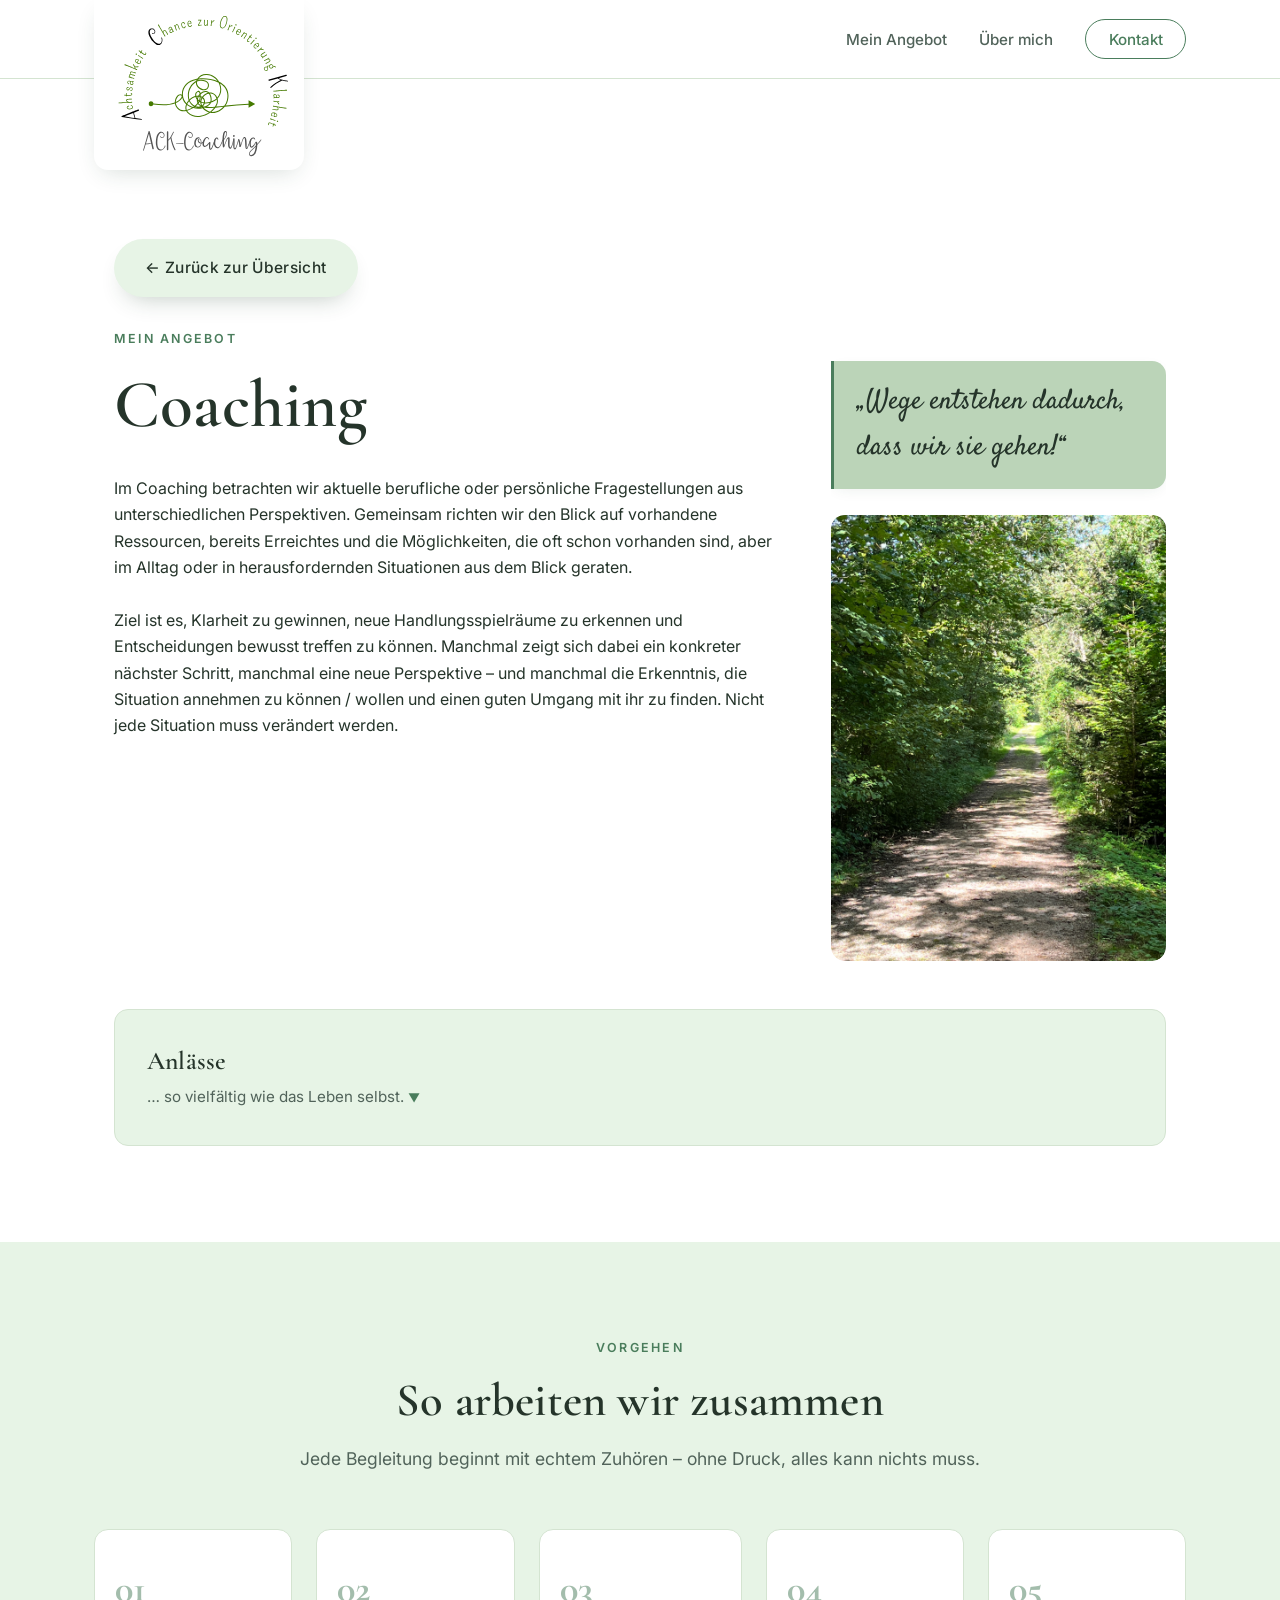
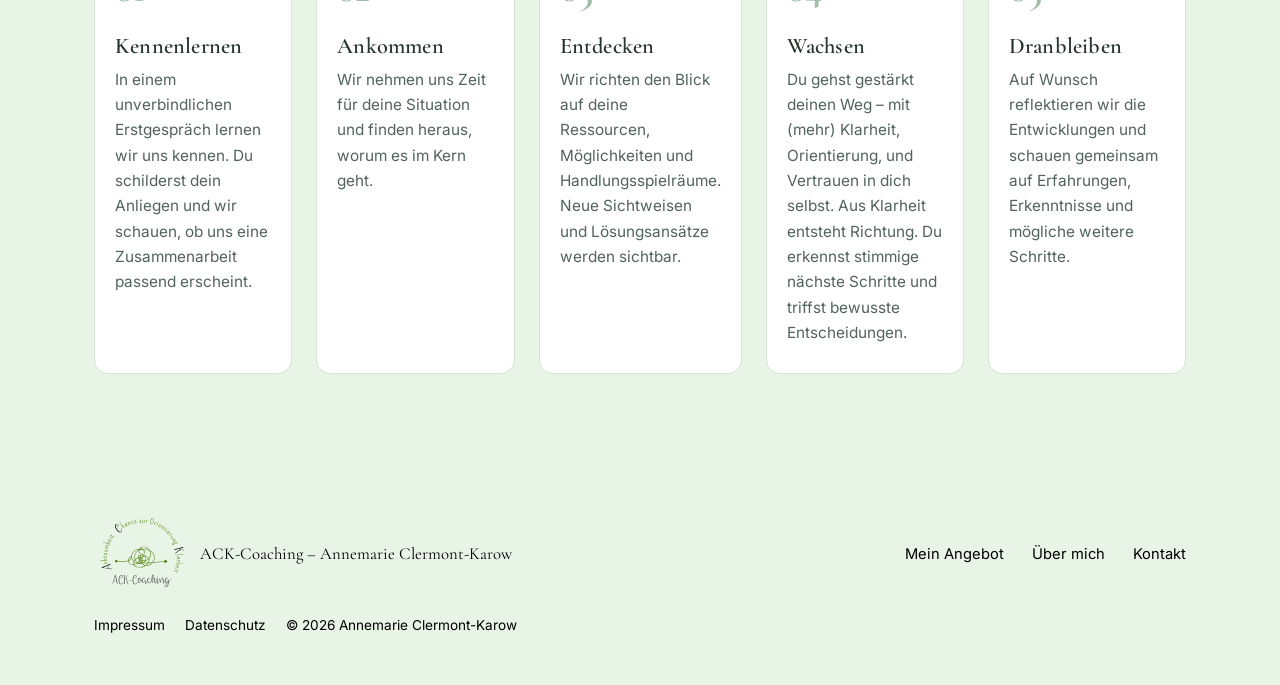
<file: pages/coaching.html>
<!doctype html>
<html lang="de">
  <head>
    <meta charset="UTF-8" />
    <meta name="viewport" content="width=device-width, initial-scale=1.0" />
    <meta
      name="description"
      content="Coaching in Aachen mit Annemarie Clermont-Karow – Orientierung, Klarheit und mehr Selbstwirksamkeit in Entscheidungs- und Umbruchsphasen."
    />
    <title>Coaching in Aachen – ACK-Coaching</title>
    <link rel="canonical" href="https://www.ack-coaching.de/pages/coaching.html" />
    <meta property="og:type" content="website" />
    <meta property="og:url" content="https://www.ack-coaching.de/pages/coaching.html" />
    <meta property="og:title" content="Coaching in Aachen – ACK-Coaching" />
    <meta property="og:description" content="Coaching in Aachen mit Annemarie Clermont-Karow – Orientierung, Klarheit und mehr Selbstwirksamkeit in Entscheidungs- und Umbruchsphasen." />
    <meta property="og:image" content="https://www.ack-coaching.de/images/wald-weg.webp" />
    <meta property="og:image:alt" content="Coaching in Aachen – ACK-Coaching" />
    <meta property="og:locale" content="de_DE" />
    <link rel="preconnect" href="https://fonts.googleapis.com" />
    <link rel="preconnect" href="https://fonts.gstatic.com" crossorigin />
    <link
      href="https://fonts.googleapis.com/css2?family=Cormorant+Garamond:wght@500;600;700&family=Satisfy&family=Inter:wght@300;400;500;600&display=swap"
      rel="stylesheet"
    />
    <link rel="icon" href="/images/logo.svg" type="image/svg+xml" />
    <link rel="stylesheet" href="/styles.css" />
  </head>
  <body>
    <div id="site-header"></div>

    <main>
      <section class="section section--page-top">
        <div class="container" style="max-width: 1100px;">
          <a href="/#leistungen" class="btn btn-primary" style="margin-bottom: 2rem; display: inline-block;">← Zurück zur Übersicht</a>
          <div class="page-intro-grid" style="margin-top: 0;">
            <div class="page-intro-text">
              <p class="eyebrow">Mein Angebot</p>
              <h1 style="margin-bottom: 2rem;">Coaching</h1>
              
              <p>
                Im Coaching betrachten wir aktuelle berufliche oder persönliche Fragestellungen aus unterschiedlichen Perspektiven. Gemeinsam
                richten wir den Blick auf vorhandene Ressourcen, bereits Erreichtes und die Möglichkeiten, die oft schon vorhanden sind, aber
                im Alltag oder in herausfordernden Situationen aus dem Blick geraten. 
              </p>
              <br>
              <p>
                Ziel ist es, Klarheit zu gewinnen, neue Handlungsspielräume zu erkennen und Entscheidungen bewusst treffen zu können.
                Manchmal zeigt sich dabei ein konkreter nächster Schritt, manchmal eine neue Perspektive – und manchmal die Erkenntnis, die
                Situation annehmen zu können / wollen und einen guten Umgang mit ihr zu finden. Nicht jede Situation muss verändert werden.
              </p>
            </div>
            <div class="page-intro-image">
              
              <blockquote class="about-quote about-quote-coaching">„Wege entstehen dadurch, <br>dass wir sie gehen!“</blockquote>
              <br>
              <img src="/images/wald-weg.webp" alt="Coaching in Aachen – Waldweg als Symbol für den eigenen Weg" loading="lazy" />
            </div>
          </div>




          <div class="card card--expandable" id="anlaesse-card" style="margin-top: 3rem;">
              <div class="card-expand-toggle">
                <h2 style="font-size: 1.6rem; margin-bottom: 0.5rem;">Anlässe</h2>
                <p style="color: var(--color-ink-soft); font-size: 0.95rem;">… so vielfältig wie das Leben selbst. <span class="card-expand-icon">▼</span></p>
              </div>
              <div class="card-expand-body">
                <p style="margin-top: 1.25rem; color: var(--color-ink-soft);">
                  Menschen nehmen Coaching aus ganz unterschiedlichen Gründen in Anspruch. Manchmal steht eine belastende Situation im
                  Vordergrund, manchmal der Wunsch nach Entwicklung, Veränderung oder einer bewussten Entscheidung.
                </p>
                <p style="margin-top: 1rem; color: var(--color-ink-soft);">Mögliche Anlässe können sein:</p>
                <ul style="margin: 0.75rem 0 1.25rem 1.5rem; display: grid; gap: 0.4rem; color: var(--color-ink-soft); font-size: 0.93rem;">
                  <li>berufliche Neuorientierung oder die Übernahme neuer Aufgaben</li>
                  <li>Entscheidungen rund um Beruf, Familie oder persönliche Lebensplanung</li>
                  <li>der Wunsch nach mehr Klarheit in einer festgefahrenen Situation</li>
                  <li>Herausforderungen in Führungsrollen oder der Zusammenarbeit mit anderen</li>
                  <li>Konflikte im beruflichen oder privaten Umfeld</li>
                  <li>das Bedürfnis, eigene Stärken und Ressourcen bewusster zu nutzen</li>
                  <li>Veränderungen im persönlichen oder beruflichen Leben</li>
                  <li>Phasen der Unsicherheit, Überforderung oder Neuorientierung</li>
                  <li>belastende Lebensereignisse wie Krankheit, Trennung, Verlust oder Trauer</li>
                  <li>die Vorbereitung auf Auswahlverfahren, Präsentationen oder neue berufliche Herausforderungen</li>
                </ul>
                <p style="color: var(--color-ink-soft); font-size: 0.93rem;">
                  Nicht selten kommen mehrere Themen gleichzeitig zusammen. Gedanken kreisen, unterschiedliche Erwartungen wirken auf
                  einen ein und die eigene Orientierung gerät aus dem Blick. Coaching schafft Raum, innezuhalten, die Situation zu sortieren
                  und den Blick wieder auf das zu richten, was wichtig und stimmig ist.
                </p>
              </div>
            </div>
        </div>
      </section>
      <!-- Vorgehen -->
      <section class="section section-alt" id="vorgehen">
        <div class="container">
          <div class="section-head">
            <p class="eyebrow">Vorgehen</p>
            <h2>So arbeiten wir zusammen</h2>
            <p class="section-intro">
              Jede Begleitung beginnt mit echtem Zuhören – ohne Druck, alles kann nichts muss.
            </p>
          </div>
          <ol class="steps">
            <li class="step">
              <span class="step-number">01</span>
              <h3>Kennenlernen</h3>
              <p>
                In einem unverbindlichen Erstgespräch lernen wir uns kennen.
                Du schilderst dein Anliegen und wir schauen, ob uns eine
                Zusammenarbeit passend erscheint.
              </p>
            </li>
            <li class="step">
              <span class="step-number">02</span>
              <h3>Ankommen</h3>
              <p>
                Wir nehmen uns Zeit für deine Situation und finden heraus, worum
                es im Kern geht.
              </p>
            </li>
            <li class="step">
              <span class="step-number">03</span>
              <h3>Entdecken</h3>
              <p>
                Wir richten den Blick auf deine Ressourcen, Möglichkeiten und
                Handlungsspielräume. Neue Sichtweisen und Lösungsansätze
                werden sichtbar.
              </p>
            </li>
            <li class="step">
              <span class="step-number">04</span>
              <h3>Wachsen</h3>
              <p>
                Du gehst gestärkt deinen Weg – mit (mehr) Klarheit, Orientierung, und
                Vertrauen in dich selbst. Aus Klarheit entsteht Richtung. Du
                erkennst stimmige nächste Schritte und triffst bewusste
                Entscheidungen.
              </p>
            </li>
            <li class="step">
              <span class="step-number">05</span>
              <h3>Dranbleiben</h3>
              <p>
                Auf Wunsch reflektieren wir die Entwicklungen und schauen
                gemeinsam auf Erfahrungen, Erkenntnisse und mögliche weitere
                Schritte.
              </p>
            </li>
          </ol>
        </div>
      </section>
    </main>

    <div id="site-footer"></div>
    <script src="/components.js"></script>
    <script>
      document.getElementById('anlaesse-card').addEventListener('click', function () {
        this.classList.toggle('is-open');
      });
    </script>
  </body>
</html>
</file>
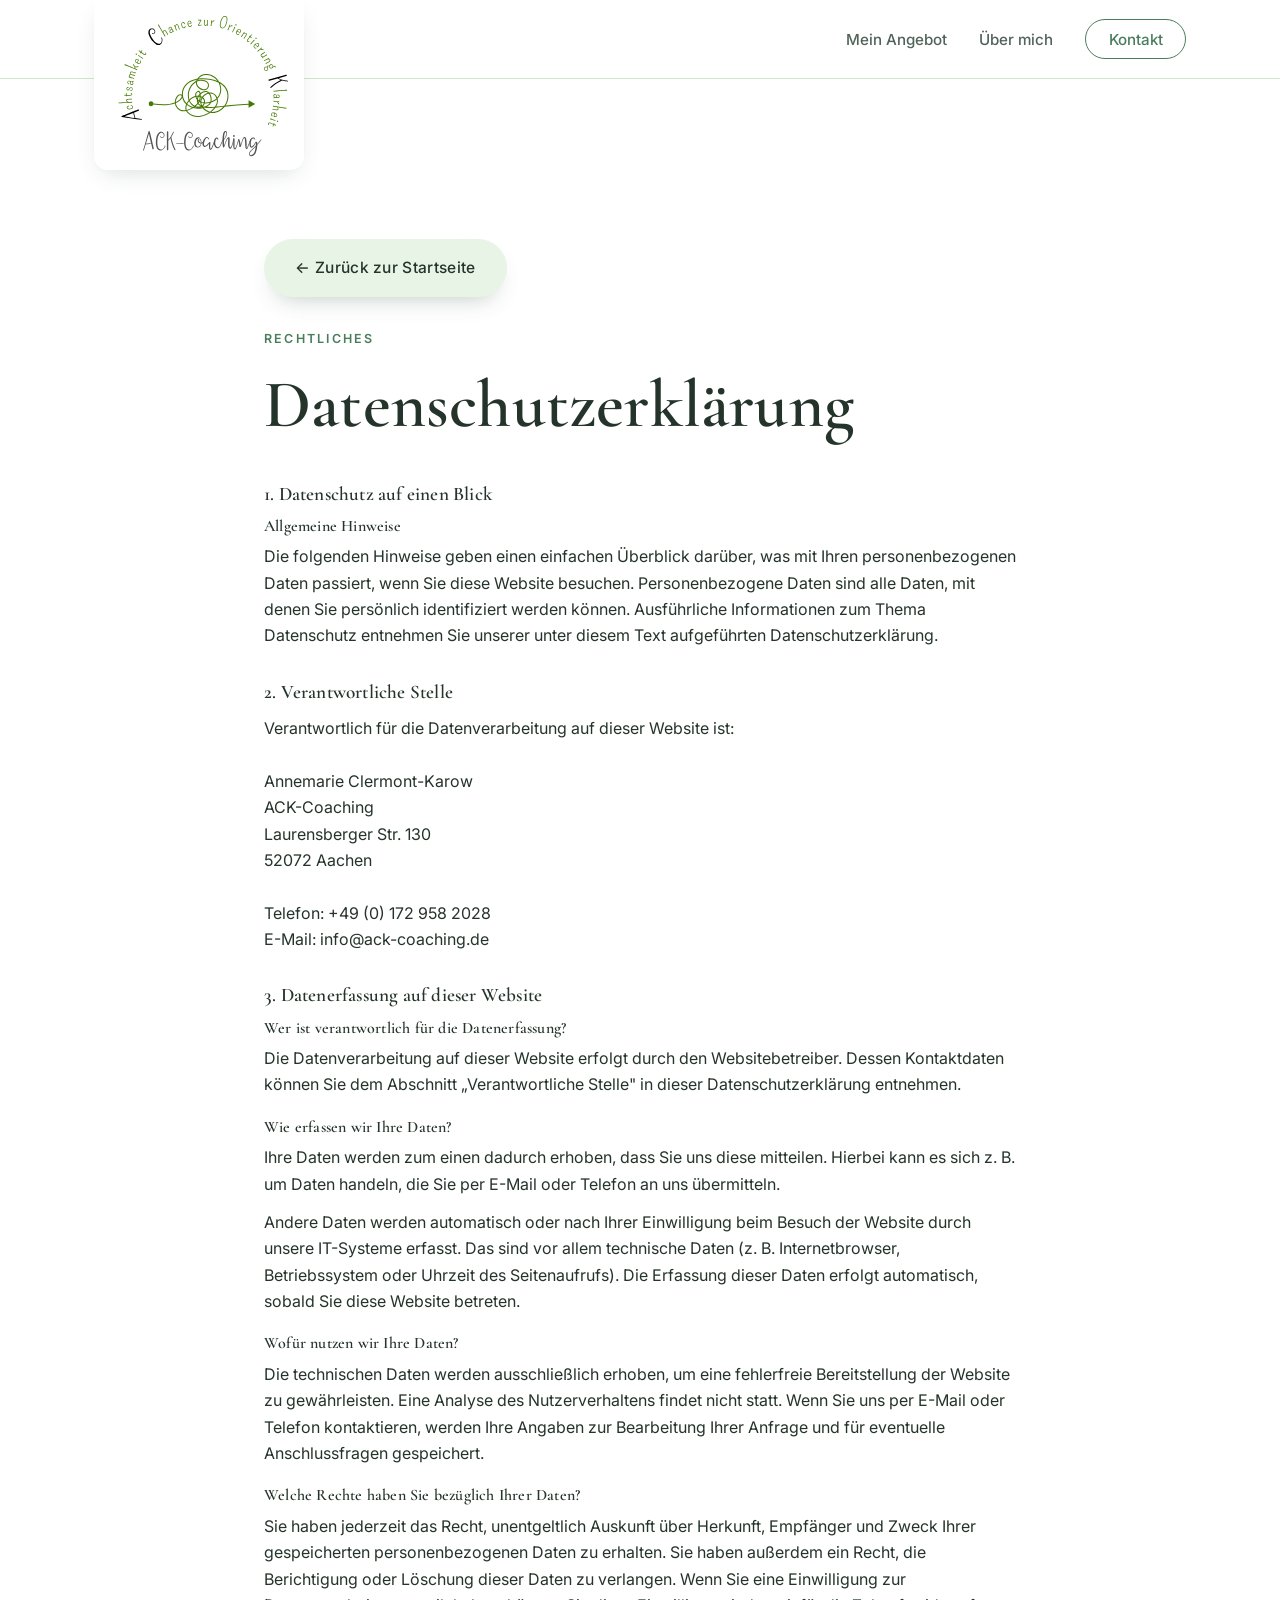
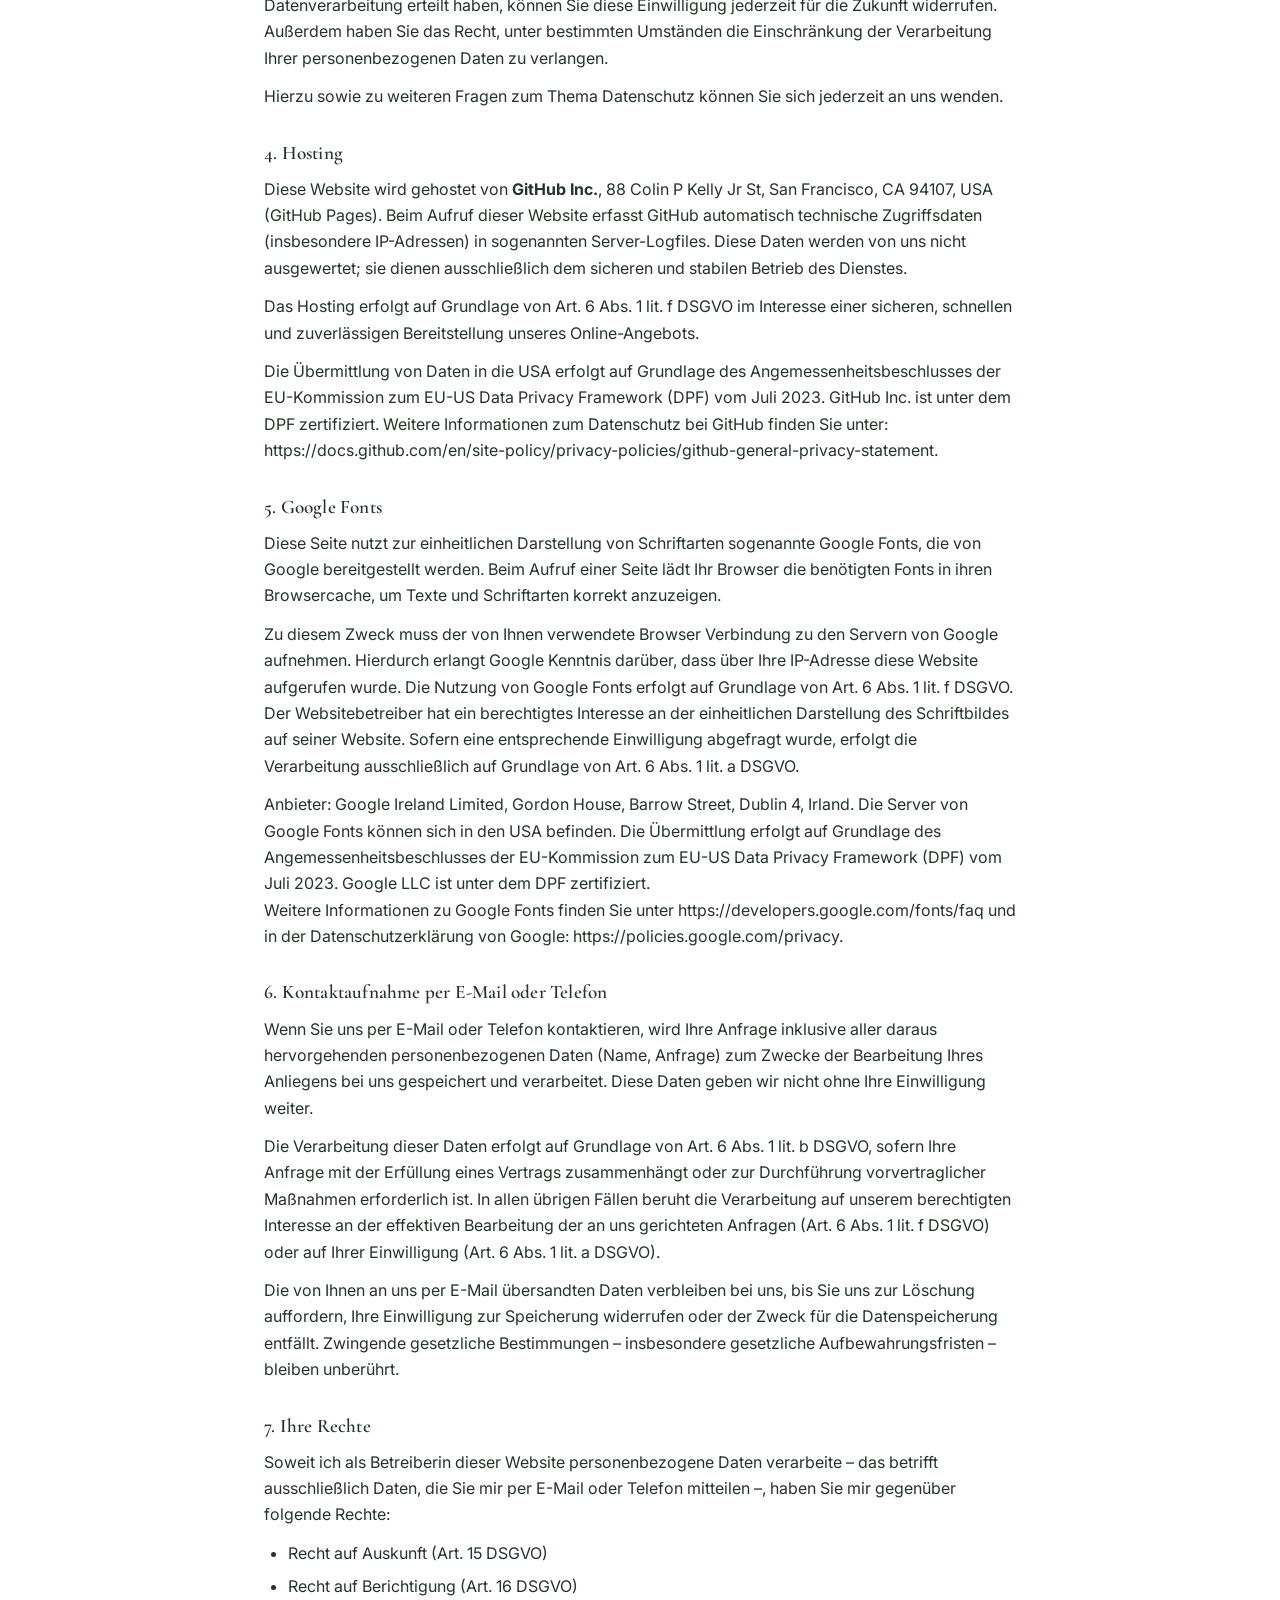
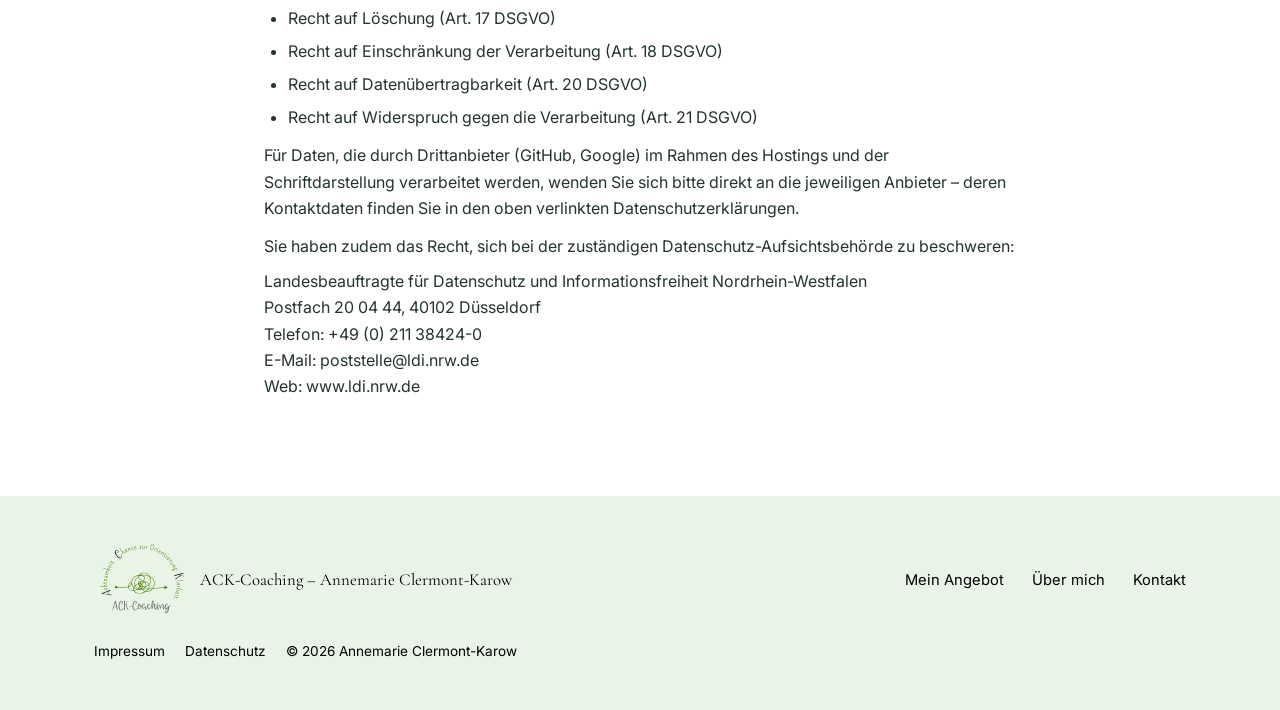
<file: pages/datenschutz.html>
<!doctype html>
<html lang="de">
  <head>
    <meta charset="UTF-8" />
    <meta name="viewport" content="width=device-width, initial-scale=1.0" />
    <meta
      name="description"
      content="Datenschutzerklärung – ACK-Coaching, Annemarie Clermont-Karow"
    />
    <meta name="robots" content="noindex, nofollow" />
    <title>Datenschutz – ACK-Coaching</title>
    <link rel="canonical" href="https://www.ack-coaching.de/pages/datenschutz.html" />
    <link rel="preconnect" href="https://fonts.googleapis.com" />
    <link rel="preconnect" href="https://fonts.gstatic.com" crossorigin />
    <link
      href="https://fonts.googleapis.com/css2?family=Cormorant+Garamond:wght@500;600;700&family=Satisfy&family=Inter:wght@300;400;500;600&display=swap"
      rel="stylesheet"
    />
    <link rel="icon" href="/images/logo.svg" type="image/svg+xml" />
    <link rel="stylesheet" href="/styles.css" />
  </head>
  <body>
    <div id="site-header"></div>

    <main>
      <section class="section section--page-top">
        <div class="container" style="max-width: 800px;">
          <a href="/" class="btn btn-primary" style="margin-bottom: 2rem; display: inline-block;">← Zurück zur Startseite</a>
          <p class="eyebrow">Rechtliches</p>
          <h1>Datenschutzerklärung</h1>

          <div style="margin-top: 2.5rem; display: grid; gap: 2rem;">

            <div>
              <h2 style="font-size: 1.2rem; margin-bottom: 0.75rem;">1. Datenschutz auf einen Blick</h2>
              <h3 style="font-size: 1rem; margin-bottom: 0.5rem; font-weight: 600;">Allgemeine Hinweise</h3>
              <p>
                Die folgenden Hinweise geben einen einfachen Überblick darüber, was mit Ihren personenbezogenen Daten passiert,
                wenn Sie diese Website besuchen. Personenbezogene Daten sind alle Daten, mit denen Sie persönlich identifiziert
                werden können. Ausführliche Informationen zum Thema Datenschutz entnehmen Sie unserer unter diesem Text
                aufgeführten Datenschutzerklärung.
              </p>
            </div>

            <div>
              <h2 style="font-size: 1.2rem; margin-bottom: 0.75rem;">2. Verantwortliche Stelle</h2>
              <p>
                Verantwortlich für die Datenverarbeitung auf dieser Website ist:<br /><br />
                Annemarie Clermont-Karow<br />
                ACK-Coaching<br />
                Laurensberger Str. 130<br />
                52072 Aachen<br /><br />
                Telefon: <a href="tel:+491729582028">+49 (0)&nbsp;172&nbsp;958&nbsp;2028</a><br />
                E-Mail: <a href="mailto:info@ack-coaching.de">info@ack-coaching.de</a>
              </p>
            </div>

            <div>
              <h2 style="font-size: 1.2rem; margin-bottom: 0.75rem;">3. Datenerfassung auf dieser Website</h2>
              <h3 style="font-size: 1rem; margin-bottom: 0.5rem; font-weight: 600;">Wer ist verantwortlich für die Datenerfassung?</h3>
              <p>
                Die Datenverarbeitung auf dieser Website erfolgt durch den Websitebetreiber. Dessen Kontaktdaten
                können Sie dem Abschnitt „Verantwortliche Stelle" in dieser Datenschutzerklärung entnehmen.
              </p>

              <h3 style="font-size: 1rem; margin-top: 1.25rem; margin-bottom: 0.5rem; font-weight: 600;">Wie erfassen wir Ihre Daten?</h3>
              <p>
                Ihre Daten werden zum einen dadurch erhoben, dass Sie uns diese mitteilen. Hierbei kann es sich z.&nbsp;B.
                um Daten handeln, die Sie per E-Mail oder Telefon an uns übermitteln.
              </p>
              <p style="margin-top: 0.75rem;">
                Andere Daten werden automatisch oder nach Ihrer Einwilligung beim Besuch der Website durch unsere
                IT-Systeme erfasst. Das sind vor allem technische Daten (z.&nbsp;B. Internetbrowser, Betriebssystem oder
                Uhrzeit des Seitenaufrufs). Die Erfassung dieser Daten erfolgt automatisch, sobald Sie diese Website betreten.
              </p>

              <h3 style="font-size: 1rem; margin-top: 1.25rem; margin-bottom: 0.5rem; font-weight: 600;">Wofür nutzen wir Ihre Daten?</h3>
              <p>
                Die technischen Daten werden ausschließlich erhoben, um eine fehlerfreie Bereitstellung der Website
                zu gewährleisten. Eine Analyse des Nutzerverhaltens findet nicht statt. Wenn Sie uns per E-Mail
                oder Telefon kontaktieren, werden Ihre Angaben zur Bearbeitung Ihrer Anfrage und für eventuelle
                Anschlussfragen gespeichert.
              </p>

              <h3 style="font-size: 1rem; margin-top: 1.25rem; margin-bottom: 0.5rem; font-weight: 600;">Welche Rechte haben Sie bezüglich Ihrer Daten?</h3>
              <p>
                Sie haben jederzeit das Recht, unentgeltlich Auskunft über Herkunft, Empfänger und Zweck Ihrer
                gespeicherten personenbezogenen Daten zu erhalten. Sie haben außerdem ein Recht, die Berichtigung
                oder Löschung dieser Daten zu verlangen. Wenn Sie eine Einwilligung zur Datenverarbeitung erteilt
                haben, können Sie diese Einwilligung jederzeit für die Zukunft widerrufen. Außerdem haben Sie das
                Recht, unter bestimmten Umständen die Einschränkung der Verarbeitung Ihrer personenbezogenen Daten
                zu verlangen.
              </p>
              <p style="margin-top: 0.75rem;">
                Hierzu sowie zu weiteren Fragen zum Thema Datenschutz können Sie sich jederzeit an uns wenden.
              </p>
            </div>

            <div>
              <h2 style="font-size: 1.2rem; margin-bottom: 0.75rem;">4. Hosting</h2>
              <p>
                Diese Website wird gehostet von <strong>GitHub Inc.</strong>, 88 Colin P Kelly Jr St, San Francisco,
                CA 94107, USA (GitHub Pages). Beim Aufruf dieser Website erfasst GitHub automatisch technische
                Zugriffsdaten (insbesondere IP-Adressen) in sogenannten Server-Logfiles. Diese Daten werden von uns
                nicht ausgewertet; sie dienen ausschließlich dem sicheren und stabilen Betrieb des Dienstes.
              </p>
              <p style="margin-top: 0.75rem;">
                Das Hosting erfolgt auf Grundlage von Art. 6 Abs. 1 lit. f DSGVO im Interesse einer sicheren,
                schnellen und zuverlässigen Bereitstellung unseres Online-Angebots.
              </p>
              <p style="margin-top: 0.75rem;">
                Die Übermittlung von Daten in die USA erfolgt auf Grundlage des Angemessenheitsbeschlusses der
                EU-Kommission zum EU-US Data Privacy Framework (DPF) vom Juli 2023. GitHub Inc. ist unter dem DPF
                zertifiziert. Weitere Informationen zum Datenschutz bei GitHub finden Sie unter:
                <a href="https://docs.github.com/en/site-policy/privacy-policies/github-general-privacy-statement" target="_blank" rel="noopener noreferrer">https://docs.github.com/en/site-policy/privacy-policies/github-general-privacy-statement</a>.
              </p>
            </div>

            <div>
              <h2 style="font-size: 1.2rem; margin-bottom: 0.75rem;">5. Google Fonts</h2>
              <p>
                Diese Seite nutzt zur einheitlichen Darstellung von Schriftarten sogenannte Google Fonts, die von
                Google bereitgestellt werden. Beim Aufruf einer Seite lädt Ihr Browser die benötigten Fonts in ihren
                Browsercache, um Texte und Schriftarten korrekt anzuzeigen.
              </p>
              <p style="margin-top: 0.75rem;">
                Zu diesem Zweck muss der von Ihnen verwendete Browser Verbindung zu den Servern von Google aufnehmen.
                Hierdurch erlangt Google Kenntnis darüber, dass über Ihre IP-Adresse diese Website aufgerufen wurde.
                Die Nutzung von Google Fonts erfolgt auf Grundlage von Art. 6 Abs. 1 lit. f DSGVO. Der Websitebetreiber
                hat ein berechtigtes Interesse an der einheitlichen Darstellung des Schriftbildes auf seiner Website.
                Sofern eine entsprechende Einwilligung abgefragt wurde, erfolgt die Verarbeitung ausschließlich auf
                Grundlage von Art. 6 Abs. 1 lit. a DSGVO.
              </p>
              <p style="margin-top: 0.75rem;">
                Anbieter: Google Ireland Limited, Gordon House, Barrow Street, Dublin 4, Irland.
                Die Server von Google Fonts können sich in den USA befinden. Die Übermittlung erfolgt auf Grundlage
                des Angemessenheitsbeschlusses der EU-Kommission zum EU-US Data Privacy Framework (DPF) vom
                Juli 2023. Google LLC ist unter dem DPF zertifiziert.<br />
                Weitere Informationen zu Google Fonts finden Sie unter
                <a href="https://developers.google.com/fonts/faq" target="_blank" rel="noopener noreferrer">https://developers.google.com/fonts/faq</a>
                und in der Datenschutzerklärung von Google:
                <a href="https://policies.google.com/privacy" target="_blank" rel="noopener noreferrer">https://policies.google.com/privacy</a>.
              </p>
            </div>

            <div>
              <h2 style="font-size: 1.2rem; margin-bottom: 0.75rem;">6. Kontaktaufnahme per E-Mail oder Telefon</h2>
              <p>
                Wenn Sie uns per E-Mail oder Telefon kontaktieren, wird Ihre Anfrage inklusive aller daraus
                hervorgehenden personenbezogenen Daten (Name, Anfrage) zum Zwecke der Bearbeitung Ihres Anliegens
                bei uns gespeichert und verarbeitet. Diese Daten geben wir nicht ohne Ihre Einwilligung weiter.
              </p>
              <p style="margin-top: 0.75rem;">
                Die Verarbeitung dieser Daten erfolgt auf Grundlage von Art. 6 Abs. 1 lit. b DSGVO, sofern Ihre
                Anfrage mit der Erfüllung eines Vertrags zusammenhängt oder zur Durchführung vorvertraglicher
                Maßnahmen erforderlich ist. In allen übrigen Fällen beruht die Verarbeitung auf unserem berechtigten
                Interesse an der effektiven Bearbeitung der an uns gerichteten Anfragen (Art. 6 Abs. 1 lit. f DSGVO)
                oder auf Ihrer Einwilligung (Art. 6 Abs. 1 lit. a DSGVO).
              </p>
              <p style="margin-top: 0.75rem;">
                Die von Ihnen an uns per E-Mail übersandten Daten verbleiben bei uns, bis Sie uns zur Löschung
                auffordern, Ihre Einwilligung zur Speicherung widerrufen oder der Zweck für die Datenspeicherung
                entfällt. Zwingende gesetzliche Bestimmungen – insbesondere gesetzliche Aufbewahrungsfristen –
                bleiben unberührt.
              </p>
            </div>

            <div>
              <h2 style="font-size: 1.2rem; margin-bottom: 0.75rem;">7. Ihre Rechte</h2>
              <p>
                Soweit ich als Betreiberin dieser Website personenbezogene Daten verarbeite – das betrifft
                ausschließlich Daten, die Sie mir per E-Mail oder Telefon mitteilen –, haben Sie mir gegenüber
                folgende Rechte:
              </p>
              <ul style="margin: 0.75rem 0 0 1.5rem; display: grid; gap: 0.4rem;">
                <li>Recht auf Auskunft (Art. 15 DSGVO)</li>
                <li>Recht auf Berichtigung (Art. 16 DSGVO)</li>
                <li>Recht auf Löschung (Art. 17 DSGVO)</li>
                <li>Recht auf Einschränkung der Verarbeitung (Art. 18 DSGVO)</li>
                <li>Recht auf Datenübertragbarkeit (Art. 20 DSGVO)</li>
                <li>Recht auf Widerspruch gegen die Verarbeitung (Art. 21 DSGVO)</li>
              </ul>
              <p style="margin-top: 0.75rem;">
                Für Daten, die durch Drittanbieter (GitHub, Google) im Rahmen des Hostings und der
                Schriftdarstellung verarbeitet werden, wenden Sie sich bitte direkt an die jeweiligen Anbieter –
                deren Kontaktdaten finden Sie in den oben verlinkten Datenschutzerklärungen.
              </p>
              <p style="margin-top: 0.75rem;">
                Sie haben zudem das Recht, sich bei der zuständigen Datenschutz-Aufsichtsbehörde zu beschweren:
              </p>
              <p style="margin-top: 0.5rem;">
                Landesbeauftragte für Datenschutz und Informationsfreiheit Nordrhein-Westfalen<br />
                Postfach 20 04 44, 40102 Düsseldorf<br />
                Telefon: +49 (0) 211 38424-0<br />
                E-Mail: <a href="mailto:poststelle@ldi.nrw.de">poststelle@ldi.nrw.de</a><br />
                Web: <a href="https://www.ldi.nrw.de" target="_blank" rel="noopener noreferrer">www.ldi.nrw.de</a>
              </p>
            </div>

          </div>
        </div>
      </section>
    </main>

    <div id="site-footer"></div>
    <script src="/components.js"></script>
  </body>
</html>
</file>
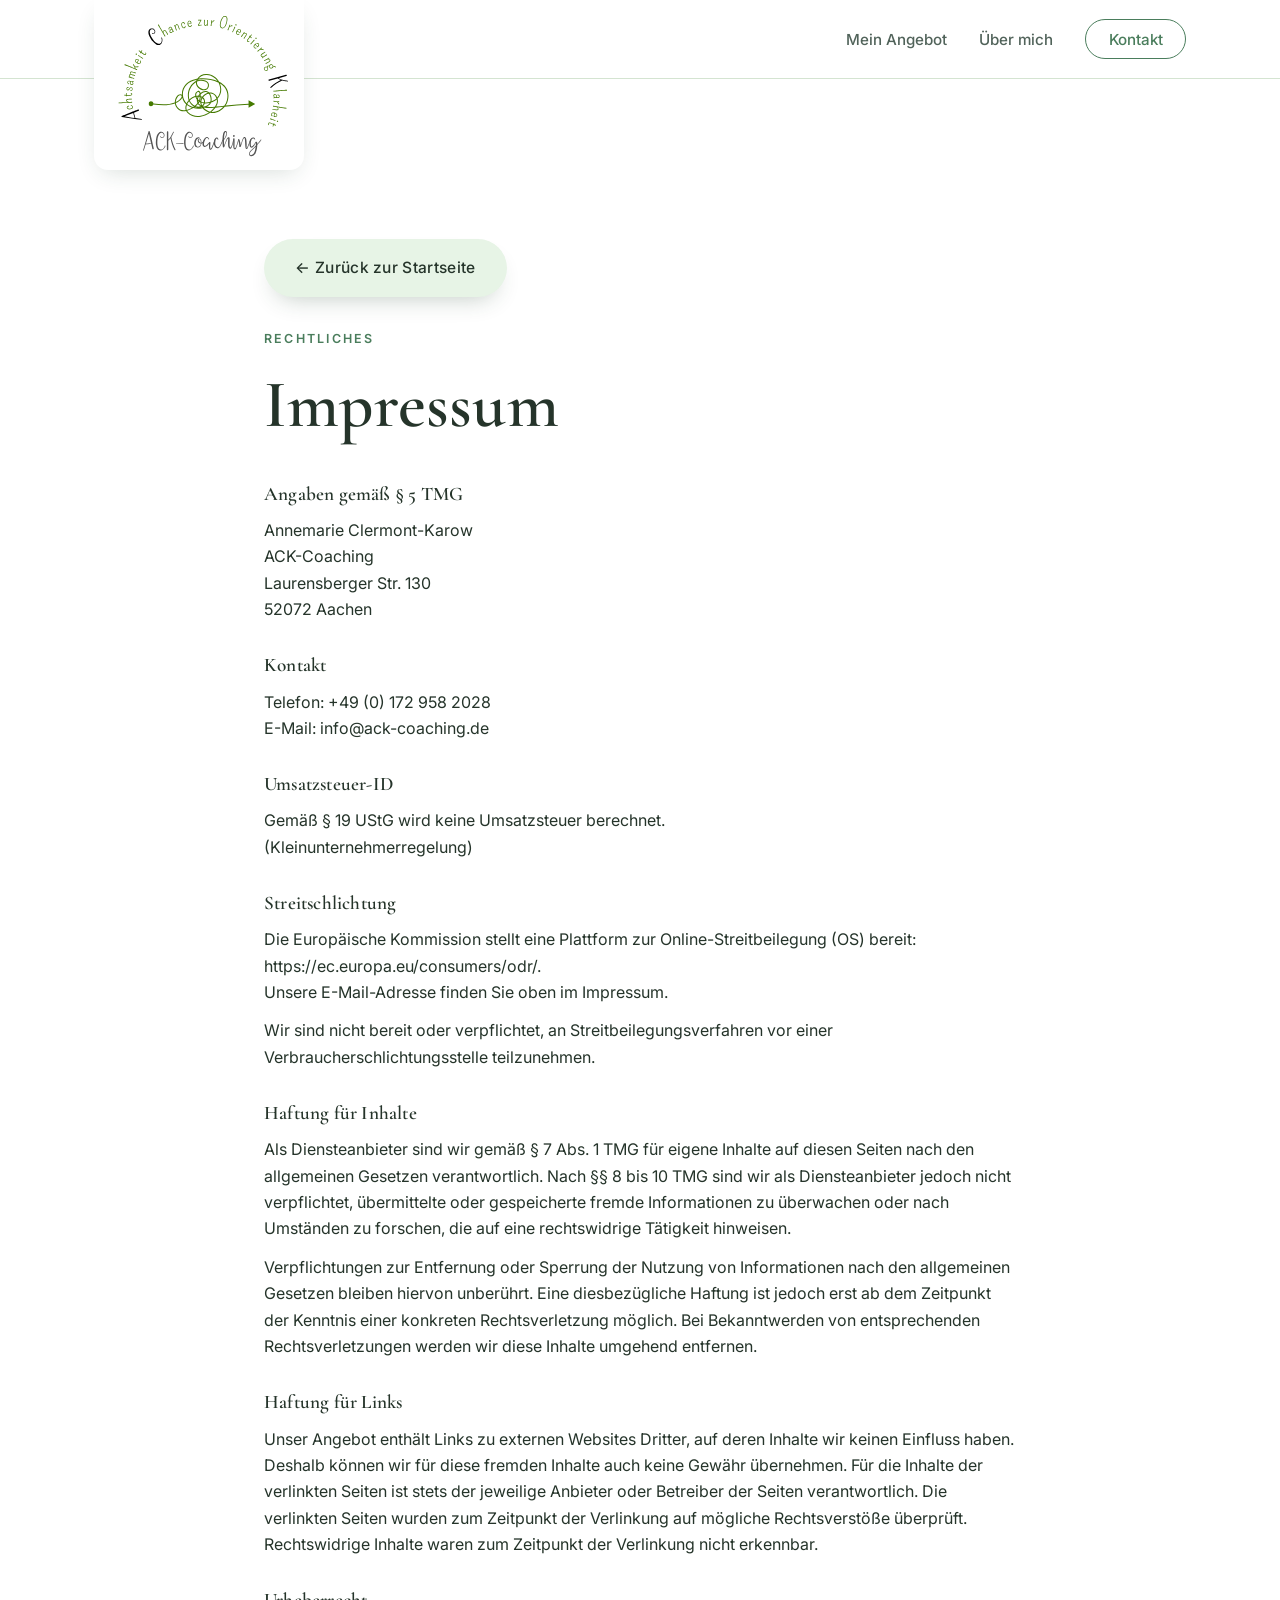
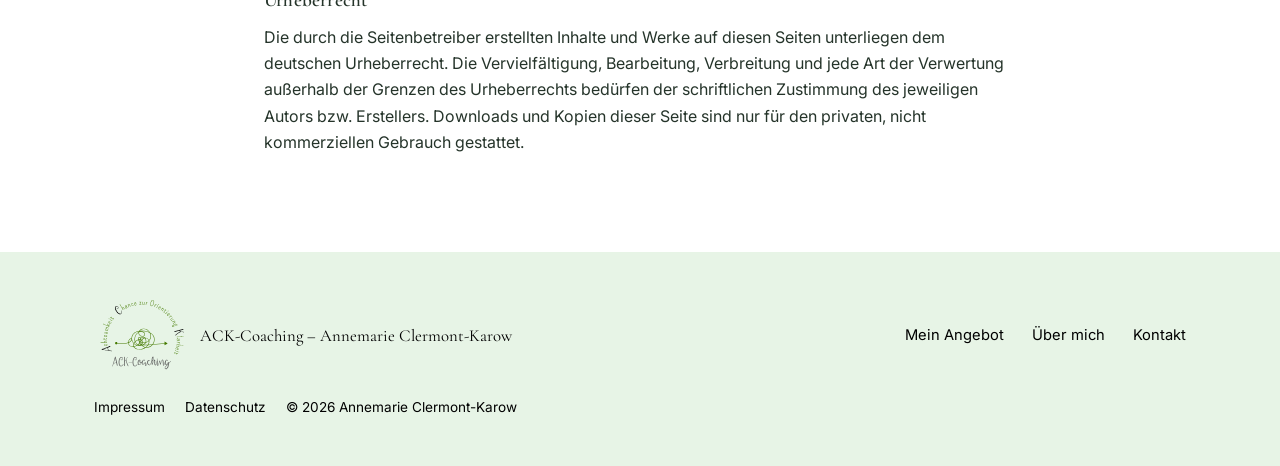
<file: pages/impressum.html>
<!doctype html>
<html lang="de">
  <head>
    <meta charset="UTF-8" />
    <meta name="viewport" content="width=device-width, initial-scale=1.0" />
    <meta
      name="description"
      content="Impressum – ACK-Coaching, Annemarie Clermont-Karow"
    />
    <meta name="robots" content="noindex, nofollow" />
    <title>Impressum – ACK-Coaching</title>
    <link rel="canonical" href="https://www.ack-coaching.de/pages/impressum.html" />
    <link rel="preconnect" href="https://fonts.googleapis.com" />
    <link rel="preconnect" href="https://fonts.gstatic.com" crossorigin />
    <link
      href="https://fonts.googleapis.com/css2?family=Cormorant+Garamond:wght@500;600;700&family=Satisfy&family=Inter:wght@300;400;500;600&display=swap"
      rel="stylesheet"
    />
    <link rel="icon" href="/images/logo.svg" type="image/svg+xml" />
    <link rel="stylesheet" href="/styles.css" />
  </head>
  <body>
    <div id="site-header"></div>

    <main>
      <section class="section section--page-top">
        <div class="container" style="max-width: 800px;">
          <a href="/" class="btn btn-primary" style="margin-bottom: 2rem; display: inline-block;">← Zurück zur Startseite</a>
          <p class="eyebrow">Rechtliches</p>
          <h1>Impressum</h1>

          <div style="margin-top: 2.5rem; display: grid; gap: 2rem;">

            <div>
              <h2 style="font-size: 1.2rem; margin-bottom: 0.75rem;">Angaben gemäß § 5 TMG</h2>
              <p>Annemarie Clermont-Karow<br />
              ACK-Coaching<br />
              Laurensberger Str. 130<br />
              52072 Aachen</p>
            </div>

            <div>
              <h2 style="font-size: 1.2rem; margin-bottom: 0.75rem;">Kontakt</h2>
              <p>
                Telefon: <a href="tel:+491729582028">+49 (0)&nbsp;172&nbsp;958&nbsp;2028</a><br />
                E-Mail: <a href="mailto:info@ack-coaching.de">info@ack-coaching.de</a>
              </p>
            </div>

            <div>
              <h2 style="font-size: 1.2rem; margin-bottom: 0.75rem;">Umsatzsteuer-ID</h2>
              <p>
                Gemäß § 19 UStG wird keine Umsatzsteuer berechnet.<br />
                (Kleinunternehmerregelung)
              </p>
            </div>

            <div>
              <h2 style="font-size: 1.2rem; margin-bottom: 0.75rem;">Streitschlichtung</h2>
              <p>
                Die Europäische Kommission stellt eine Plattform zur Online-Streitbeilegung (OS) bereit:
                <a href="https://ec.europa.eu/consumers/odr/" target="_blank" rel="noopener noreferrer">https://ec.europa.eu/consumers/odr/</a>.<br />
                Unsere E-Mail-Adresse finden Sie oben im Impressum.
              </p>
              <p style="margin-top: 0.75rem;">
                Wir sind nicht bereit oder verpflichtet, an Streitbeilegungsverfahren vor einer
                Verbraucherschlichtungsstelle teilzunehmen.
              </p>
            </div>

            <div>
              <h2 style="font-size: 1.2rem; margin-bottom: 0.75rem;">Haftung für Inhalte</h2>
              <p>
                Als Diensteanbieter sind wir gemäß § 7 Abs. 1 TMG für eigene Inhalte auf diesen Seiten
                nach den allgemeinen Gesetzen verantwortlich. Nach §§ 8 bis 10 TMG sind wir als
                Diensteanbieter jedoch nicht verpflichtet, übermittelte oder gespeicherte fremde
                Informationen zu überwachen oder nach Umständen zu forschen, die auf eine rechtswidrige
                Tätigkeit hinweisen.
              </p>
              <p style="margin-top: 0.75rem;">
                Verpflichtungen zur Entfernung oder Sperrung der Nutzung von Informationen nach den
                allgemeinen Gesetzen bleiben hiervon unberührt. Eine diesbezügliche Haftung ist jedoch
                erst ab dem Zeitpunkt der Kenntnis einer konkreten Rechtsverletzung möglich. Bei
                Bekanntwerden von entsprechenden Rechtsverletzungen werden wir diese Inhalte umgehend entfernen.
              </p>
            </div>

            <div>
              <h2 style="font-size: 1.2rem; margin-bottom: 0.75rem;">Haftung für Links</h2>
              <p>
                Unser Angebot enthält Links zu externen Websites Dritter, auf deren Inhalte wir keinen
                Einfluss haben. Deshalb können wir für diese fremden Inhalte auch keine Gewähr übernehmen.
                Für die Inhalte der verlinkten Seiten ist stets der jeweilige Anbieter oder Betreiber der
                Seiten verantwortlich. Die verlinkten Seiten wurden zum Zeitpunkt der Verlinkung auf mögliche
                Rechtsverstöße überprüft. Rechtswidrige Inhalte waren zum Zeitpunkt der Verlinkung nicht
                erkennbar.
              </p>
            </div>

            <div>
              <h2 style="font-size: 1.2rem; margin-bottom: 0.75rem;">Urheberrecht</h2>
              <p>
                Die durch die Seitenbetreiber erstellten Inhalte und Werke auf diesen Seiten unterliegen
                dem deutschen Urheberrecht. Die Vervielfältigung, Bearbeitung, Verbreitung und jede Art der
                Verwertung außerhalb der Grenzen des Urheberrechts bedürfen der schriftlichen Zustimmung des
                jeweiligen Autors bzw. Erstellers. Downloads und Kopien dieser Seite sind nur für den
                privaten, nicht kommerziellen Gebrauch gestattet.
              </p>
            </div>

          </div>
        </div>
      </section>
    </main>

    <div id="site-footer"></div>
    <script src="/components.js"></script>
  </body>
</html>
</file>
<file: styles.css>
/* =========================================================
   ACK-Coaching – Annemarie Clermont-Karow
   Design: warm, achtsam, hochwertig (Lifestyle-Coaching)
   ========================================================= */

/* ---------- Design Tokens ---------- */
:root {
    --color-bg: #ffffff;
    --color-bg-alt: #e7f4e6;        /* Haupt-Theme: zartes Grün */
    --color-ink: #25342a;
    --color-ink-soft: #51635a;
    --color-accent: #4a7d5c;        /* sattes Grün für Buttons/Links */
    --color-accent-soft: #3c6a4c;
    --color-sage: #bbd4b8;          /* sanfter Akzent */
    --color-line: #d4e4d1;

    /* Kompatibilit\u00e4ts-Alias: bestehende Akzent-Referenzen nutzen das Gr\u00fcn */
    --color-gold: var(--color-accent);

    --font-serif: 'Cormorant Garamond', Georgia, serif;
    --font-sans: 'Inter', -apple-system, BlinkMacSystemFont, 'Segoe UI', sans-serif;

    --maxw: 1140px;
    --radius: 14px;
    --shadow: 0 18px 40px -20px rgba(37, 70, 48, 0.35);
    --transition: 0.25s ease;
}

/* ---------- Reset ---------- */
*,
*::before,
*::after {
    box-sizing: border-box;
    margin: 0;
    padding: 0;
}

html {
    scroll-behavior: smooth;
    scroll-padding-top: 90px;
}

body {
    font-family: var(--font-sans);
    color: var(--color-ink);
    background: var(--color-bg);
    line-height: 1.65;
    font-weight: 400;
    -webkit-font-smoothing: antialiased;
}

img {
    max-width: 100%;
    display: block;
}

a {
    color: inherit;
    text-decoration: none;
}

/* ---------- Layout ---------- */
.container {
    width: 100%;
    max-width: var(--maxw);
    margin: 0 auto;
    padding: 0 1.5rem;
}

.section {
    padding: 6rem 0;
}

.section--page-top {
    padding-top: 10rem;
}

.section-alt {
    background: var(--color-bg-alt);
}

.section-head {
    max-width: 760px;
    margin: 0 auto 3.5rem;
    text-align: center;
}

/* ---------- Typografie ---------- */
h1,
h2,
h3 {
    font-family: var(--font-serif);
    font-weight: 600;
    line-height: 1.15;
    color: var(--color-ink);
    letter-spacing: 0.2px;
}

h1 {
    font-size: clamp(2.6rem, 6vw, 4.2rem);
}

h2 {
    font-size: clamp(2rem, 4vw, 2.9rem);
}

h3 {
    font-size: 1.4rem;
}

.eyebrow {
    font-family: var(--font-sans);
    text-transform: uppercase;
    letter-spacing: 0.18em;
    font-size: 0.78rem;
    font-weight: 600;
    color: var(--color-accent);
    margin-bottom: 1rem;
}

.eyebrow-light {
    color: #cfe6cc;
}

.section-intro {
    color: var(--color-ink-soft);
    font-size: 1.1rem;
    margin-top: 1rem;
}

/* ---------- Buttons ---------- */
.btn {
    display: inline-flex;
    align-items: center;
    justify-content: center;
    padding: 0.95rem 1.9rem;
    font-family: var(--font-sans);
    font-weight: 500;
    font-size: 0.97rem;
    letter-spacing: 0.02em;
    border-radius: 50px;
    border: 1.5px solid transparent;
    cursor: pointer;
    transition: transform var(--transition), background var(--transition),
        color var(--transition), box-shadow var(--transition);
}

.btn-primary {
    background: var(--color-bg-alt);
    color: var(--color-ink);
    box-shadow: 0 12px 24px -12px rgba(37, 70, 48, 0.3);
}

.btn-primary:hover {
    background: var(--color-sage);
    transform: translateY(-2px);
}

.btn-ghost {
    background: transparent;
    color: var(--color-accent);
    border-color: var(--color-line);
}

.btn-ghost:hover {
    border-color: var(--color-accent);
    transform: translateY(-2px);
}

.btn-full {
    width: 100%;
}

/* ---------- Header ---------- */
.site-header {
    position: sticky;
    top: 0;
    z-index: 50;
    background: rgba(255, 255, 255, 0.88);
    backdrop-filter: blur(12px);
    border-bottom: 1px solid var(--color-line);
    overflow: visible;
}

.header-inner {
    display: flex;
    align-items: center;
    justify-content: space-between;
    min-height: 78px;
}

.logo {
    display: flex;
    align-items: flex-start;  /* Bild startet an der Oberkante der Navbar */
    height: 78px;             /* reserviert genau die Navbar-Höhe im Flex-Layout */
    overflow: visible;        /* Bild darf nach unten herausragen */
}

.logo-img {
    height: 170px;       /* ragt 170-78 = 92px unter die Navbar */
    width: auto;
    display: block;
    position: relative;
    z-index: 60;
    margin-top: 0;
    background: #fff;
    border-radius: 0 0 var(--radius) var(--radius);  /* unten abgerundet */
    padding: 1rem 0.75rem 0.5rem;
    box-shadow: 0 8px 24px -8px rgba(37, 70, 48, 0.2);
}


.logo-mark {
    display: inline-flex;
    align-items: center;
    justify-content: center;
    min-width: 44px;
    height: 44px;
    padding: 0 0.65rem;
    border-radius: 12px;
    background: var(--color-accent);
    color: #fff;
    font-family: var(--font-serif);
    font-weight: 700;
    font-size: 1.05rem;
    letter-spacing: 1px;
}

.logo-text {
    display: flex;
    flex-direction: column;
    font-family: var(--font-serif);
    font-weight: 600;
    font-size: 1.15rem;
    line-height: 1.15;
}

.logo-text small {
    font-family: var(--font-sans);
    font-weight: 500;
    font-size: 0.68rem;
    letter-spacing: 0.16em;
    text-transform: uppercase;
    color: var(--color-accent);
}

.nav-menu {
    display: flex;
    align-items: center;
    gap: 2rem;
    list-style: none;
}

.nav-menu a {
    font-size: 0.95rem;
    font-weight: 500;
    color: var(--color-ink-soft);
    transition: color var(--transition);
}

.nav-menu a:hover {
    color: var(--color-accent);
}

.nav-cta {
    padding: 0.6rem 1.4rem;
    border: 1.5px solid var(--color-accent);
    border-radius: 50px;
    color: var(--color-accent) !important;
}

.nav-cta:hover {
    background: var(--color-accent);
    color: #fff !important;
}

.eyebrow a {
    color: var(--color-accent);
    opacity: 0.75;
    transition: opacity var(--transition);
}

.eyebrow a:hover,
.eyebrow a.eyebrow-active {
    opacity: 1;
    text-decoration: underline;
    text-underline-offset: 3px;
}

/* Dropdown */
.nav-item--dropdown {
    position: relative;
}

/* Bridges the visual gap so hover doesn't break when moving to the dropdown */
.nav-item--dropdown::before {
    content: '';
    position: absolute;
    top: 100%;
    left: 0;
    right: 0;
    height: 0.75rem;
}

.nav-dropdown {
    display: none;
    position: absolute;
    top: calc(100% + 0.75rem);
    left: 50%;
    transform: translateX(-50%);
    background: #fff;
    border: 1px solid var(--color-line);
    border-radius: var(--radius);
    box-shadow: var(--shadow);
    list-style: none;
    min-width: 180px;
    max-width: 220px;
    padding: 0.5rem 0;
    z-index: 100;
}

.nav-item--dropdown:hover .nav-dropdown {
    display: block;
}

.nav-dropdown li a {
    display: block;
    padding: 0.65rem 1.25rem;
    font-size: 0.92rem;
    white-space: normal;
    line-height: 1.35;
    color: var(--color-ink-soft);
    transition: color var(--transition), background var(--transition);
}

.nav-dropdown li a:hover {
    color: var(--color-accent);
    background: var(--color-bg-alt);
}

.nav-toggle {
    display: none;
    flex-direction: column;
    justify-content: center;
    gap: 5px;
    width: 44px;
    height: 44px;
    background: transparent;
    border: none;
    cursor: pointer;
}

.nav-toggle span {
    display: block;
    width: 24px;
    height: 2px;
    background: var(--color-ink);
    transition: transform var(--transition);
}

/* ---------- Hero ---------- */
.hero {
    position: relative;
    overflow: hidden;
    min-height: 88vh;
    display: flex;
    align-items: center;
    padding: 7rem 0;
}

/* Hintergrundbild \u2013 Platzhalter (Natur). Sp\u00e4ter durch eigenes Bild ersetzen. */
.hero-bg {
    position: absolute;
    inset: 0;
    background-image: url('images/hero-bg-steg-wasser.webp');
    background-size: cover;
    background-position: center;
    transform: scale(1.02);
}

.hero-overlay {
    position: absolute;
    inset: 0;
    background: linear-gradient(
        110deg,
        rgba(37, 60, 44, 0.78) 0%,
        rgba(37, 60, 44, 0.55) 45%,
        rgba(187, 212, 184, 0.25) 100%
    );
}

.hero-inner {
    position: relative;
    z-index: 1;
}

.hero-content {
    max-width: 640px;
    padding-top: 2rem; /* Puffer damit der Hero-Text nicht unter dem Logo liegt */
}

.hero .eyebrow {
    color: #cfe6cc;
}

.hero h1 {
    color: #fff;
}

.hero-lead {
    font-size: 1.2rem;
    color: rgba(255, 255, 255, 0.92);
    margin: 1.5rem 0 2.25rem;
    max-width: 590px;
}

.hero-actions {
    display: flex;
    flex-wrap: wrap;
    gap: 1rem;
    margin-bottom: 3rem;
}

.hero .btn-ghost {
    color: #fff;
    border-color: rgba(255, 255, 255, 0.6);
}

.hero .btn-ghost:hover {
    background: rgba(255, 255, 255, 0.12);
    border-color: #fff;
}

.hero-stats {
    display: flex;
    gap: 2.5rem;
    list-style: none;
    flex-wrap: wrap;
}

.hero-stats li {
    display: flex;
    flex-direction: column;
}

.hero-stats strong {
    font-family: var(--font-serif);
    font-size: 2.4rem;
    font-weight: 700;
    color: #fff;
    line-height: 1;
}

.hero-stats span {
    font-size: 0.85rem;
    color: rgba(255, 255, 255, 0.85);
    margin-top: 0.35rem;
}

/* ---------- Trust-Leiste ---------- */
.trust {
    border-bottom: 1px solid var(--color-line);
    background: var(--color-bg);
}

.angebote-headline {
    font-size: 60px;
}

.trust-inner {
    display: flex;
    flex-wrap: wrap;
    justify-content: center;
    gap: 1rem 3rem;
    padding: 1.75rem 1.5rem;
}

.trust-inner span {
    font-size: 0.8rem;
    letter-spacing: 0.14em;
    text-transform: uppercase;
    font-weight: 600;
    color: var(--color-ink-soft);
    opacity: 0.7;
}

/* ---------- Cards / Leistungen ---------- */
.cards {
    display: grid;
    grid-template-columns: repeat(auto-fit, minmax(240px, 1fr));
    gap: 1.75rem;
}

.card {
    background: var(--color-bg-alt);
    border: 1px solid var(--color-line);
    border-radius: var(--radius);
    padding: 2.25rem 2rem;
    transition: transform var(--transition), box-shadow var(--transition),
        border-color var(--transition);
    cursor: pointer;
    position: relative;
}
/* 
.card-1 {
    background-image: url('images/buero.webp');
    background-size: cover;
    color: black;
} */

/* .card-2 {
    background-image: url('images/logo.svg');
}

.card-3 {
    background-image: url('images/logo.svg');
} */

.card:hover {
    transform: translateY(-6px);
    box-shadow: var(--shadow);
    border-color: transparent;
}

.card-icon {
    display: inline-flex;
    align-items: center;
    justify-content: center;
    width: 52px;
    height: 52px;
    border-radius: 12px;
    background: var(--color-bg-alt);
    color: var(--color-gold);
    font-size: 1.2rem;
    margin-bottom: 1.5rem;
}

.card h3 {
    margin-bottom: 0.75rem;
}

.card p {
    color: var(--color-ink-soft);
    font-size: 0.98rem;
}

.card-link {
    display: inline-block;
    margin-top: 1.25rem;
    font-size: 0.88rem;
    font-weight: 600;
    color: var(--color-accent);
    text-decoration: none;
    letter-spacing: 0.02em;
}

.card-link::after {
    content: '';
    position: absolute;
    inset: 0;
    border-radius: var(--radius);
}

.card-link:hover {
    color: var(--color-accent-soft);
}

.card--static {
    cursor: default;
}

.card--static:hover {
    transform: none;
    box-shadow: none;
    border-color: var(--color-line);
}

.card--expandable .card-expand-body {
    max-height: 0;
    overflow: hidden;
    transition: max-height 0.45s ease;
}

.card--expandable.is-open .card-expand-body {
    max-height: 4000px;
}

.card-expand-icon {
    display: inline-block;
    transition: transform 0.3s ease;
    font-size: 0.75rem;
    color: var(--color-accent);
}

.card--expandable.is-open .card-expand-icon {
    transform: rotate(180deg);
}

/* ---------- FadenZeit Layouts ---------- */
.fz-img-text {
    display: grid;
    grid-template-columns: 1fr 2fr;
    gap: 2rem;
    align-items: start;
    margin-bottom: 2.5rem;
}

.fz-two-col {
    display: grid;
    grid-template-columns: 1fr 1fr;
    gap: 2rem;
    margin-bottom: 2rem;
}

.fz-img-placeholder {
    background: var(--color-bg-alt);
    border-radius: var(--radius);
    aspect-ratio: 3 / 4;
    display: flex;
    align-items: center;
    justify-content: center;
    color: var(--color-ink-soft);
    font-size: 0.85rem;
    text-align: center;
    padding: 1rem;
    border: 1px solid var(--color-line);
}

.fz-highlight {
    font-size: 1.25rem;
    font-weight: 600;
    font-family: var(--font-serif);
    color: var(--color-accent);
    text-align: center;
    padding: 1.5rem 0 0.5rem;
}

@media (max-width: 720px) {
    .fz-img-text,
    .fz-two-col {
        grid-template-columns: 1fr;
    }
}

/* ---------- Über mich ---------- */
.about-inner {
    display: grid;
    grid-template-columns: 1.5fr 0.75fr;
    gap: 3.5rem;
    align-items: start;
}

.about-visual {
    order: 2;
}

.about-photo-wrap {
    position: relative;
    padding-bottom: 4rem;
}

.about-content {
    order: 1;
}

.about-photo {
    aspect-ratio: 4 / 5;
    border-radius: var(--radius);
    background: linear-gradient(155deg, var(--color-accent), #16263d);
    display: flex;
    align-items: center;
    justify-content: center;
    box-shadow: var(--shadow);
}

.about-initials {
    font-family: var(--font-serif);
    font-size: 4rem;
    font-weight: 700;
    color: rgba(255, 255, 255, 0.22);
    letter-spacing: 3px;
}

.about-badge {
    position: absolute;
    bottom: 1.5rem;
    right: -1rem;
    background: var(--color-accent);
    border-radius: 12px;
    padding: 1rem 1.4rem;
    box-shadow: var(--shadow);
    display: flex;
    flex-direction: column;
    color: white;
}

.about-badge strong {
    font-family: var(--font-serif);
    font-size: 1.15rem;
}

.about-badge span {
    font-size: 0.8rem;
    color: var(--color-gold);
    letter-spacing: 0.05em;
}

.about-content p {
    color: var(--color-ink-soft);
    font-size: 0.88rem;
    line-height: 1.7;
    margin-top: 0.8rem;
}

.about-list {
    list-style: none;
    margin-top: 1.75rem;
    display: grid;
    gap: 0.75rem;
}

.about-quote {
    margin: 2rem 0 0;
    padding: 1.1rem 1.4rem;
    border-left: 3px solid var(--color-accent);
    border-radius: 0 var(--radius) var(--radius) 0;
    box-shadow: 0 4px 16px -6px rgba(37, 70, 48, 0.12);
    font-family: 'Satisfy', cursive;
    font-size: 20px;    
    font-weight: 300;
    line-height: 1.65;

    background: var(--color-sage);
    color: var(--color-ink);
}

.about-quote-balance {
    font-size: 28px;    
    margin-top: 4rem;
}
.about-quote-coaching {
    font-size: 28px;    
    margin-top: 2rem;
}

.about-list-visual {
    margin-top: 2.5rem;
    font-size: 16px;
}

.about-list li {
    position: relative;
    padding-left: 1.75rem;
    color: var(--color-ink);
}

.about-list li::before {
    content: "✓";
    position: absolute;
    left: 0;
    color: var(--color-gold);
    font-weight: 700;
}

.about-me-headline {
    max-width: 480px;
}

/* ---------- Page intro grid (text + image) ---------- */
.page-intro-grid {
    display: grid;
    grid-template-columns: 1fr 0.5fr;
    gap: 3rem;
    align-items: start;
    margin-top: 1.5rem;
}

.page-intro-image {
    position: relative;
    border-radius: var(--radius);
    overflow: hidden;
}

.page-intro-image img {
    width: 100%;
    height: 100%;
    object-fit: cover;
    display: block;
    border-radius: var(--radius);
}

.image-quote {
    position: absolute;
    top: 0;
    left: 0;
    right: 0;
    bottom: 50%;
    margin: 0;
    padding: 1.5rem 1.25rem;
    background: linear-gradient(to bottom, rgba(37, 60, 44, 0.82) 0%, rgba(37, 60, 44, 0.0) 100%);
    color: #fff;
    font-family: 'Satisfy', cursive;
    font-size: 2.6rem;
    font-style: normal;
    line-height: 1.4;
    text-align: center;
    border: none;
    display: flex;
    align-items: flex-start;
    justify-content: center;
}

.image-quote--bottom {
    top: 0;
    bottom: 0;
    padding: 0 1.25rem 1.5rem;
    background: linear-gradient(to top, rgba(37, 60, 44, 0.82) 0%, rgba(37, 60, 44, 0.0) 100%);
    font-size: 2.3rem;
    align-items: flex-end;
}

.image-quote--bottom {
    top: 0;
    bottom: 0;
    padding: 0 1.25rem 1.5rem;
    background: linear-gradient(to top, rgba(37, 60, 44, 0.82) 0%, rgba(37, 60, 44, 0.0) 50%);
    font-size: 2.3rem;
    align-items: flex-end;
}

@media (max-width: 1100px) {
    .image-quote {
        font-size: 1.8rem;
    }
    .image-quote--bottom {
        font-size: 1.5rem;
    }
}

@media (max-width: 700px) {
    .page-intro-grid {
        grid-template-columns: 1fr;
    }
}

/* ---------- Vorgehen / Steps ---------- */
.steps {
    list-style: none;
    display: flex;
    flex-wrap: wrap;
    justify-content: center;
    gap: 1.5rem;
    counter-reset: step;
}

.step {
    position: relative;
    flex: 1 1 180px;
    max-width: 210px;
    padding: 1.75rem 1.25rem;
    border-radius: var(--radius);
    background: var(--color-bg);
    border: 1px solid var(--color-line);
}

.step-number {
    font-family: var(--font-serif);
    font-size: 2.4rem;
    font-weight: 700;
    color: var(--color-gold);
    opacity: 0.5;
    display: block;
    margin-bottom: 0.75rem;
}

.step h3 {
    margin-bottom: 0.5rem;
}

.step p {
    color: var(--color-ink-soft);
    font-size: 0.96rem;
}

/* ---------- Stimmen / Quotes ---------- */
.quotes {
    display: grid;
    grid-template-columns: repeat(auto-fit, minmax(280px, 1fr));
    gap: 1.75rem;
}

.quote {
    background: var(--color-bg);
    border-radius: var(--radius);
    padding: 2.25rem 2rem;
    border: 1px solid var(--color-line);
    display: flex;
    flex-direction: column;
    gap: 1.5rem;
}

.quote blockquote {
    font-family: var(--font-serif);
    font-size: 1.25rem;
    line-height: 1.5;
    color: var(--color-ink);
    font-weight: 500;
}

.quote figcaption strong {
    display: block;
    font-size: 0.98rem;
}

.quote figcaption span {
    font-size: 0.85rem;
    color: var(--color-gold);
}

/* ---------- Kontakt ---------- */
.contact {
    background: linear-gradient(160deg, var(--color-accent) 0%, #1f3a2a 100%);
    color: #fff;
}

.contact-inner {
    display: grid;
    grid-template-columns: 1fr;
    gap: 4rem;
    align-items: center;
    text-align: center;
    max-width: 680px;
    margin: 0 auto;
}

.contact-details {
    justify-items: center;
}

.contact h2 {
    color: #fff;
}

.contact-content p {
    color: rgba(255, 255, 255, 0.8);
    margin-top: 1rem;
}

.contact-details {
    list-style: none;
    margin-top: 2rem;
    display: grid;
    gap: 1.1rem;
}

.contact-details li {
    display: flex;
    flex-direction: column;
}

.contact-details span {
    font-size: 0.75rem;
    text-transform: uppercase;
    letter-spacing: 0.14em;
    color: #cfe6cc;
    margin-bottom: 0.2rem;
}

.contact-details a {
    font-size: 1.05rem;
    transition: color var(--transition);
}

.contact-details a:hover {
    color: #cfe6cc;
}

/* ---------- Formular ---------- */
.contact-form {
    background: #fff;
    color: var(--color-ink);
    border-radius: var(--radius);
    padding: 2.5rem;
    box-shadow: var(--shadow);
}

.field {
    margin-bottom: 1.25rem;
}

.field label {
    display: block;
    font-size: 0.85rem;
    font-weight: 600;
    margin-bottom: 0.5rem;
    color: var(--color-ink);
}

.field input,
.field textarea {
    width: 100%;
    padding: 0.85rem 1rem;
    border: 1.5px solid var(--color-line);
    border-radius: 10px;
    font-family: var(--font-sans);
    font-size: 0.97rem;
    color: var(--color-ink);
    background: #fbfaf7;
    transition: border-color var(--transition), box-shadow var(--transition);
}

.field input:focus,
.field textarea:focus {
    outline: none;
    border-color: var(--color-accent);
    box-shadow: 0 0 0 3px rgba(31, 58, 95, 0.12);
}

.field textarea {
    resize: vertical;
}

.form-note {
    text-align: center;
    font-size: 0.8rem;
    color: var(--color-ink-soft);
    margin-top: 1rem;
}

/* ---------- Footer ---------- */
.site-footer {
    background: var(--color-bg-alt);
    color: black;
    padding: 3rem 0;
}

.footer-inner {
    display: flex;
    flex-wrap: wrap;
    align-items: center;
    justify-content: space-between;
    gap: 1.5rem;
}

.footer-brand {
    display: flex;
    align-items: center;
    gap: 0.85rem;
    font-family: var(--font-serif);
    font-size: 1.05rem;
    /* color: #fff; */
}

.footer-logo {
    height: 72px;
    width: auto;
    display: block;
    /* SVG auf weißem Footer aufhellen */
    /* filter: brightness(0) invert(1); */
    
}

.footer-nav {
    display: flex;
    gap: 1.75rem;
}

.footer-nav a {
    font-size: 0.92rem;
    transition: color var(--transition);
}

.footer-nav a:hover {
    color: #fff;
}

.footer-legal {
    display: flex;
    align-items: center;
    gap: 1.25rem;
    font-size: 0.85rem;
}

.footer-legal a:hover {
    color: #fff;
}

/* ---------- Responsive ---------- */
@media (max-width: 900px) {
    .hero {
        min-height: auto;
        padding: 6rem 0;
    }

    .about-inner,
    .contact-inner {
        grid-template-columns: 1fr;
        gap: 3rem;
    }

    .about-badge {
        right: 1rem;
    }
}

@media (max-width: 720px) {
    .section {
        padding: 4.25rem 0;
    }

    .logo-img {
        height: 100px;
    }

    .nav-toggle {
        display: flex;
    }

    .nav-menu {
        position: absolute;
        top: 78px;
        left: 0;
        right: 0;
        flex-direction: column;
        align-items: stretch;
        gap: 0;
        background: #fff;
        border-bottom: 1px solid var(--color-line);
        padding: 0.5rem 1.5rem 1.25rem;
        box-shadow: var(--shadow);
        transform: translateY(-10px);
        opacity: 0;
        pointer-events: none;
        transition: opacity var(--transition), transform var(--transition);
    }

    .nav-menu.is-open {
        transform: translateY(0);
        opacity: 1;
        pointer-events: auto;
    }

    .nav-menu li {
        border-bottom: 1px solid var(--color-line);
    }

    .nav-menu li:last-child {
        border-bottom: none;
    }

    .nav-menu a {
        display: block;
        padding: 0.9rem 0;
    }

    .nav-cta {
        text-align: center;
        margin-top: 0.75rem;
    }

    .nav-item--dropdown {
        border-bottom: none !important;
        margin-top: 1rem;
    }

    .nav-dropdown {
        display: block;
        position: static;
        transform: none;
        box-shadow: none;
        border: none;
        border-radius: 0;
        padding: 0;
        min-width: auto;
        background: transparent;
    }

    .nav-dropdown li {
        border-bottom: 1px solid var(--color-line);
    }

    .nav-dropdown li a {
        padding-left: 1.75rem;
        font-size: 0.9rem;
        color: var(--color-ink-soft);
    }

    .footer-inner {
        flex-direction: column;
        text-align: center;
    }
}

/* ---------- Accessibility ---------- */
@media (prefers-reduced-motion: reduce) {
    * {
        scroll-behavior: auto !important;
        transition: none !important;
    }
}

:focus-visible {
    outline: 2px solid var(--color-gold);
    outline-offset: 3px;
}
</file>
